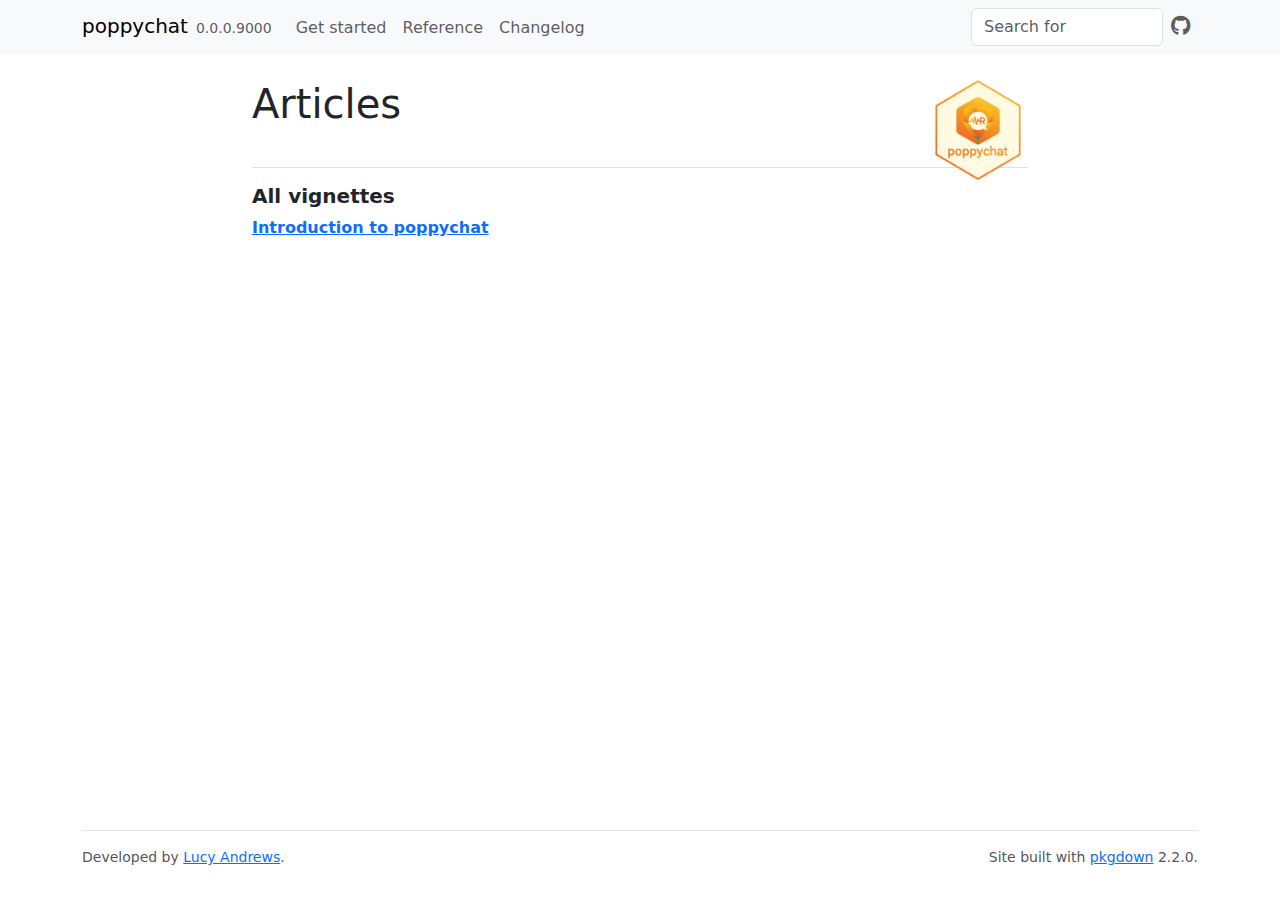
<file: articles/index.html>
<!DOCTYPE html>
<!-- Generated by pkgdown: do not edit by hand --><html lang="en"><head><meta http-equiv="Content-Type" content="text/html; charset=UTF-8"><meta charset="utf-8"><meta http-equiv="X-UA-Compatible" content="IE=edge"><meta name="viewport" content="width=device-width, initial-scale=1, shrink-to-fit=no"><title>Articles • poppychat</title><!-- favicons --><link rel="icon" type="image/png" sizes="96x96" href="../favicon-96x96.png"><link rel="icon" type="”image/svg+xml”" href="../favicon.svg"><link rel="apple-touch-icon" sizes="180x180" href="../apple-touch-icon.png"><link rel="icon" sizes="any" href="../favicon.ico"><link rel="manifest" href="../site.webmanifest"><script src="../deps/jquery-3.6.0/jquery-3.6.0.min.js"></script><meta name="viewport" content="width=device-width, initial-scale=1, shrink-to-fit=no"><link href="../deps/bootstrap-5.3.1/bootstrap.min.css" rel="stylesheet"><script src="../deps/bootstrap-5.3.1/bootstrap.bundle.min.js"></script><link href="../deps/font-awesome-6.5.2/css/all.min.css" rel="stylesheet"><link href="../deps/font-awesome-6.5.2/css/v4-shims.min.css" rel="stylesheet"><script src="../deps/headroom-0.11.0/headroom.min.js"></script><script src="../deps/headroom-0.11.0/jQuery.headroom.min.js"></script><script src="../deps/bootstrap-toc-1.0.1/bootstrap-toc.min.js"></script><script src="../deps/clipboard.js-2.0.11/clipboard.min.js"></script><script src="../deps/search-1.0.0/autocomplete.jquery.min.js"></script><script src="../deps/search-1.0.0/fuse.min.js"></script><script src="../deps/search-1.0.0/mark.min.js"></script><!-- pkgdown --><script src="../pkgdown.js"></script><meta property="og:title" content="Articles"><meta property="og:image" content="https://lucy-dwr.github.io/poppychat/logo.png"></head><body>
    <a href="#main" class="visually-hidden-focusable">Skip to contents</a>


    <nav class="navbar navbar-expand-lg fixed-top bg-light" data-bs-theme="light" aria-label="Site navigation"><div class="container">

    <a class="navbar-brand me-2" href="../index.html">poppychat</a>

    <small class="nav-text text-muted me-auto" data-bs-toggle="tooltip" data-bs-placement="bottom" title="">0.0.0.9000</small>


    <button class="navbar-toggler" type="button" data-bs-toggle="collapse" data-bs-target="#navbar" aria-controls="navbar" aria-expanded="false" aria-label="Toggle navigation">
      <span class="navbar-toggler-icon"></span>
    </button>

    <div id="navbar" class="collapse navbar-collapse ms-3">
      <ul class="navbar-nav me-auto"><li class="nav-item"><a class="nav-link" href="../articles/poppychat.html">Get started</a></li>
<li class="nav-item"><a class="nav-link" href="../reference/index.html">Reference</a></li>
<li class="nav-item"><a class="nav-link" href="../news/index.html">Changelog</a></li>
      </ul><ul class="navbar-nav"><li class="nav-item"><form class="form-inline" role="search">
 <input class="form-control" type="search" name="search-input" id="search-input" autocomplete="off" aria-label="Search site" placeholder="Search for" data-search-index="../search.json"></form></li>
<li class="nav-item"><a class="external-link nav-link" href="https://github.com/lucy-dwr/poppychat/" aria-label="GitHub"><span class="fa fab fa-github fa-lg"></span></a></li>
      </ul></div>


  </div>
</nav><div class="container template-article-index">
<div class="row">
  <main id="main" class="col-md-9"><div class="page-header">
      <img src="../logo.png" class="logo" alt=""><h1>Articles</h1>
    </div>

    <div class="section ">
      <h3>All vignettes</h3>
      <div class="section-desc"></div>

      <dl><dt><a href="poppychat.html">Introduction to poppychat</a></dt>
        <dd>
      </dd></dl></div>
  </main></div>


    <footer><div class="pkgdown-footer-left">
  <p>Developed by <a href="https://www.lucyrandrews.com/about" class="external-link">Lucy Andrews</a>.</p>
</div>

<div class="pkgdown-footer-right">
  <p>Site built with <a href="https://pkgdown.r-lib.org/" class="external-link">pkgdown</a> 2.2.0.</p>
</div>

    </footer></div>





  </body></html>
</file>
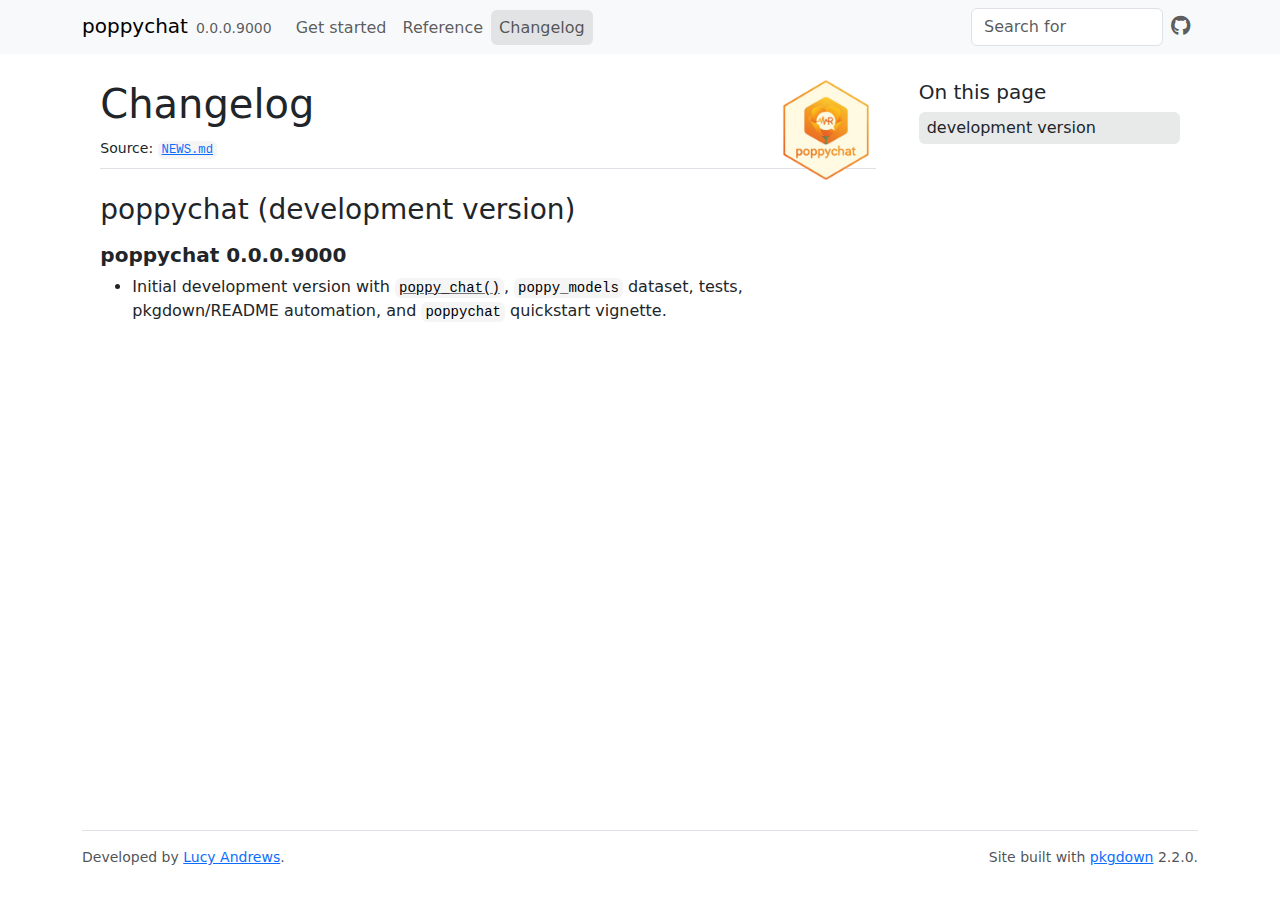
<file: news/index.html>
<!DOCTYPE html>
<!-- Generated by pkgdown: do not edit by hand --><html lang="en"><head><meta http-equiv="Content-Type" content="text/html; charset=UTF-8"><meta charset="utf-8"><meta http-equiv="X-UA-Compatible" content="IE=edge"><meta name="viewport" content="width=device-width, initial-scale=1, shrink-to-fit=no"><title>Changelog • poppychat</title><!-- favicons --><link rel="icon" type="image/png" sizes="96x96" href="../favicon-96x96.png"><link rel="icon" type="”image/svg+xml”" href="../favicon.svg"><link rel="apple-touch-icon" sizes="180x180" href="../apple-touch-icon.png"><link rel="icon" sizes="any" href="../favicon.ico"><link rel="manifest" href="../site.webmanifest"><script src="../deps/jquery-3.6.0/jquery-3.6.0.min.js"></script><meta name="viewport" content="width=device-width, initial-scale=1, shrink-to-fit=no"><link href="../deps/bootstrap-5.3.1/bootstrap.min.css" rel="stylesheet"><script src="../deps/bootstrap-5.3.1/bootstrap.bundle.min.js"></script><link href="../deps/font-awesome-6.5.2/css/all.min.css" rel="stylesheet"><link href="../deps/font-awesome-6.5.2/css/v4-shims.min.css" rel="stylesheet"><script src="../deps/headroom-0.11.0/headroom.min.js"></script><script src="../deps/headroom-0.11.0/jQuery.headroom.min.js"></script><script src="../deps/bootstrap-toc-1.0.1/bootstrap-toc.min.js"></script><script src="../deps/clipboard.js-2.0.11/clipboard.min.js"></script><script src="../deps/search-1.0.0/autocomplete.jquery.min.js"></script><script src="../deps/search-1.0.0/fuse.min.js"></script><script src="../deps/search-1.0.0/mark.min.js"></script><!-- pkgdown --><script src="../pkgdown.js"></script><meta property="og:title" content="Changelog"><meta property="og:image" content="https://lucy-dwr.github.io/poppychat/logo.png"></head><body>
    <a href="#main" class="visually-hidden-focusable">Skip to contents</a>


    <nav class="navbar navbar-expand-lg fixed-top bg-light" data-bs-theme="light" aria-label="Site navigation"><div class="container">

    <a class="navbar-brand me-2" href="../index.html">poppychat</a>

    <small class="nav-text text-muted me-auto" data-bs-toggle="tooltip" data-bs-placement="bottom" title="">0.0.0.9000</small>


    <button class="navbar-toggler" type="button" data-bs-toggle="collapse" data-bs-target="#navbar" aria-controls="navbar" aria-expanded="false" aria-label="Toggle navigation">
      <span class="navbar-toggler-icon"></span>
    </button>

    <div id="navbar" class="collapse navbar-collapse ms-3">
      <ul class="navbar-nav me-auto"><li class="nav-item"><a class="nav-link" href="../articles/poppychat.html">Get started</a></li>
<li class="nav-item"><a class="nav-link" href="../reference/index.html">Reference</a></li>
<li class="active nav-item"><a class="nav-link" href="../news/index.html">Changelog</a></li>
      </ul><ul class="navbar-nav"><li class="nav-item"><form class="form-inline" role="search">
 <input class="form-control" type="search" name="search-input" id="search-input" autocomplete="off" aria-label="Search site" placeholder="Search for" data-search-index="../search.json"></form></li>
<li class="nav-item"><a class="external-link nav-link" href="https://github.com/lucy-dwr/poppychat/" aria-label="GitHub"><span class="fa fab fa-github fa-lg"></span></a></li>
      </ul></div>


  </div>
</nav><div class="container template-news">
<div class="row">
  <main id="main" class="col-md-9"><div class="page-header">
      <img src="../logo.png" class="logo" alt=""><h1>Changelog</h1>
      <small>Source: <a href="https://github.com/lucy-dwr/poppychat/blob/main/NEWS.md" class="external-link"><code>NEWS.md</code></a></small>
    </div>

    <div class="section level2">
<h2 class="pkg-version" data-toc-text="development version" id="poppychat-development-version">poppychat (development version)<a class="anchor" aria-label="anchor" href="#poppychat-development-version"></a></h2>
<div class="section level3">
<h3 id="poppychat-development-version-1">poppychat 0.0.0.9000<a class="anchor" aria-label="anchor" href="#poppychat-development-version-1"></a></h3>
<ul><li>Initial development version with <code><a href="../reference/poppy_chat.html">poppy_chat()</a></code>, <code>poppy_models</code> dataset, tests, pkgdown/README automation, and <code>poppychat</code> quickstart vignette.</li>
</ul></div>
</div>
  </main><aside class="col-md-3"><nav id="toc" aria-label="Table of contents"><h2>On this page</h2>
    </nav></aside></div>


    <footer><div class="pkgdown-footer-left">
  <p>Developed by <a href="https://www.lucyrandrews.com/about" class="external-link">Lucy Andrews</a>.</p>
</div>

<div class="pkgdown-footer-right">
  <p>Site built with <a href="https://pkgdown.r-lib.org/" class="external-link">pkgdown</a> 2.2.0.</p>
</div>

    </footer></div>





  </body></html>
</file>
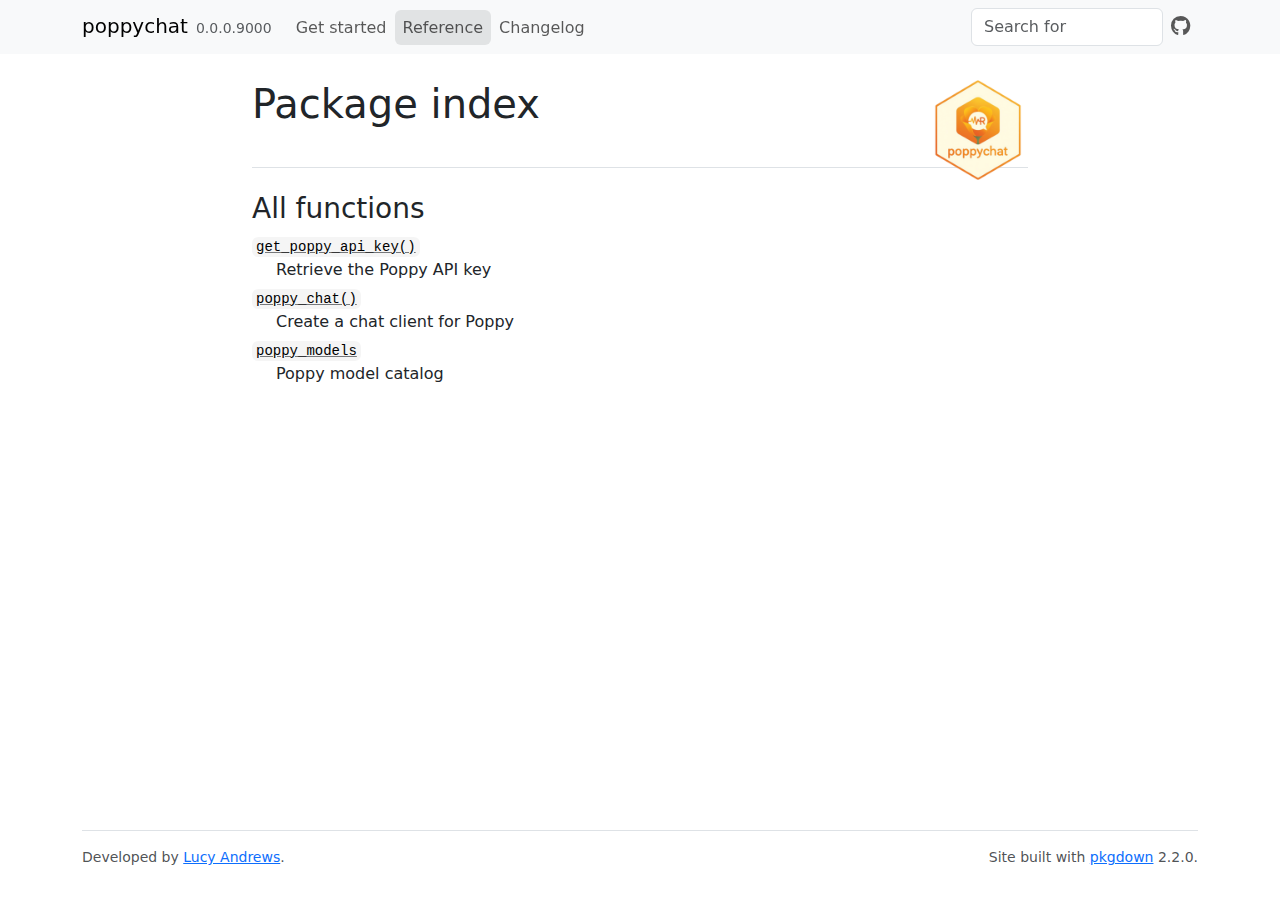
<file: reference/index.html>
<!DOCTYPE html>
<!-- Generated by pkgdown: do not edit by hand --><html lang="en"><head><meta http-equiv="Content-Type" content="text/html; charset=UTF-8"><meta charset="utf-8"><meta http-equiv="X-UA-Compatible" content="IE=edge"><meta name="viewport" content="width=device-width, initial-scale=1, shrink-to-fit=no"><title>Package index • poppychat</title><!-- favicons --><link rel="icon" type="image/png" sizes="96x96" href="../favicon-96x96.png"><link rel="icon" type="”image/svg+xml”" href="../favicon.svg"><link rel="apple-touch-icon" sizes="180x180" href="../apple-touch-icon.png"><link rel="icon" sizes="any" href="../favicon.ico"><link rel="manifest" href="../site.webmanifest"><script src="../deps/jquery-3.6.0/jquery-3.6.0.min.js"></script><meta name="viewport" content="width=device-width, initial-scale=1, shrink-to-fit=no"><link href="../deps/bootstrap-5.3.1/bootstrap.min.css" rel="stylesheet"><script src="../deps/bootstrap-5.3.1/bootstrap.bundle.min.js"></script><link href="../deps/font-awesome-6.5.2/css/all.min.css" rel="stylesheet"><link href="../deps/font-awesome-6.5.2/css/v4-shims.min.css" rel="stylesheet"><script src="../deps/headroom-0.11.0/headroom.min.js"></script><script src="../deps/headroom-0.11.0/jQuery.headroom.min.js"></script><script src="../deps/bootstrap-toc-1.0.1/bootstrap-toc.min.js"></script><script src="../deps/clipboard.js-2.0.11/clipboard.min.js"></script><script src="../deps/search-1.0.0/autocomplete.jquery.min.js"></script><script src="../deps/search-1.0.0/fuse.min.js"></script><script src="../deps/search-1.0.0/mark.min.js"></script><!-- pkgdown --><script src="../pkgdown.js"></script><meta property="og:title" content="Package index"><meta property="og:image" content="https://lucy-dwr.github.io/poppychat/logo.png"></head><body>
    <a href="#main" class="visually-hidden-focusable">Skip to contents</a>


    <nav class="navbar navbar-expand-lg fixed-top bg-light" data-bs-theme="light" aria-label="Site navigation"><div class="container">

    <a class="navbar-brand me-2" href="../index.html">poppychat</a>

    <small class="nav-text text-muted me-auto" data-bs-toggle="tooltip" data-bs-placement="bottom" title="">0.0.0.9000</small>


    <button class="navbar-toggler" type="button" data-bs-toggle="collapse" data-bs-target="#navbar" aria-controls="navbar" aria-expanded="false" aria-label="Toggle navigation">
      <span class="navbar-toggler-icon"></span>
    </button>

    <div id="navbar" class="collapse navbar-collapse ms-3">
      <ul class="navbar-nav me-auto"><li class="nav-item"><a class="nav-link" href="../articles/poppychat.html">Get started</a></li>
<li class="active nav-item"><a class="nav-link" href="../reference/index.html">Reference</a></li>
<li class="nav-item"><a class="nav-link" href="../news/index.html">Changelog</a></li>
      </ul><ul class="navbar-nav"><li class="nav-item"><form class="form-inline" role="search">
 <input class="form-control" type="search" name="search-input" id="search-input" autocomplete="off" aria-label="Search site" placeholder="Search for" data-search-index="../search.json"></form></li>
<li class="nav-item"><a class="external-link nav-link" href="https://github.com/lucy-dwr/poppychat/" aria-label="GitHub"><span class="fa fab fa-github fa-lg"></span></a></li>
      </ul></div>


  </div>
</nav><div class="container template-reference-index">
<div class="row">
  <main id="main" class="col-md-9"><div class="page-header">
      <img src="../logo.png" class="logo" alt=""><h1>Package index</h1>
    </div>

    <div class="section level2">
      <h2 id="all-functions">All functions<a class="anchor" aria-label="anchor" href="#all-functions"></a></h2>



      <dl></dl></div><div class="section level2">




      <dl><dt>

          <code><a href="get_poppy_api_key.html">get_poppy_api_key()</a></code>

        </dt>
        <dd>Retrieve the Poppy API key</dd>

        <dt>

          <code><a href="poppy_chat.html">poppy_chat()</a></code>

        </dt>
        <dd>Create a chat client for Poppy</dd>

        <dt>

          <code><a href="poppy_models.html">poppy_models</a></code>

        </dt>
        <dd>Poppy model catalog</dd>
      </dl></div>
  </main></div>


    <footer><div class="pkgdown-footer-left">
  <p>Developed by <a href="https://www.lucyrandrews.com/about" class="external-link">Lucy Andrews</a>.</p>
</div>

<div class="pkgdown-footer-right">
  <p>Site built with <a href="https://pkgdown.r-lib.org/" class="external-link">pkgdown</a> 2.2.0.</p>
</div>

    </footer></div>





  </body></html>
</file>
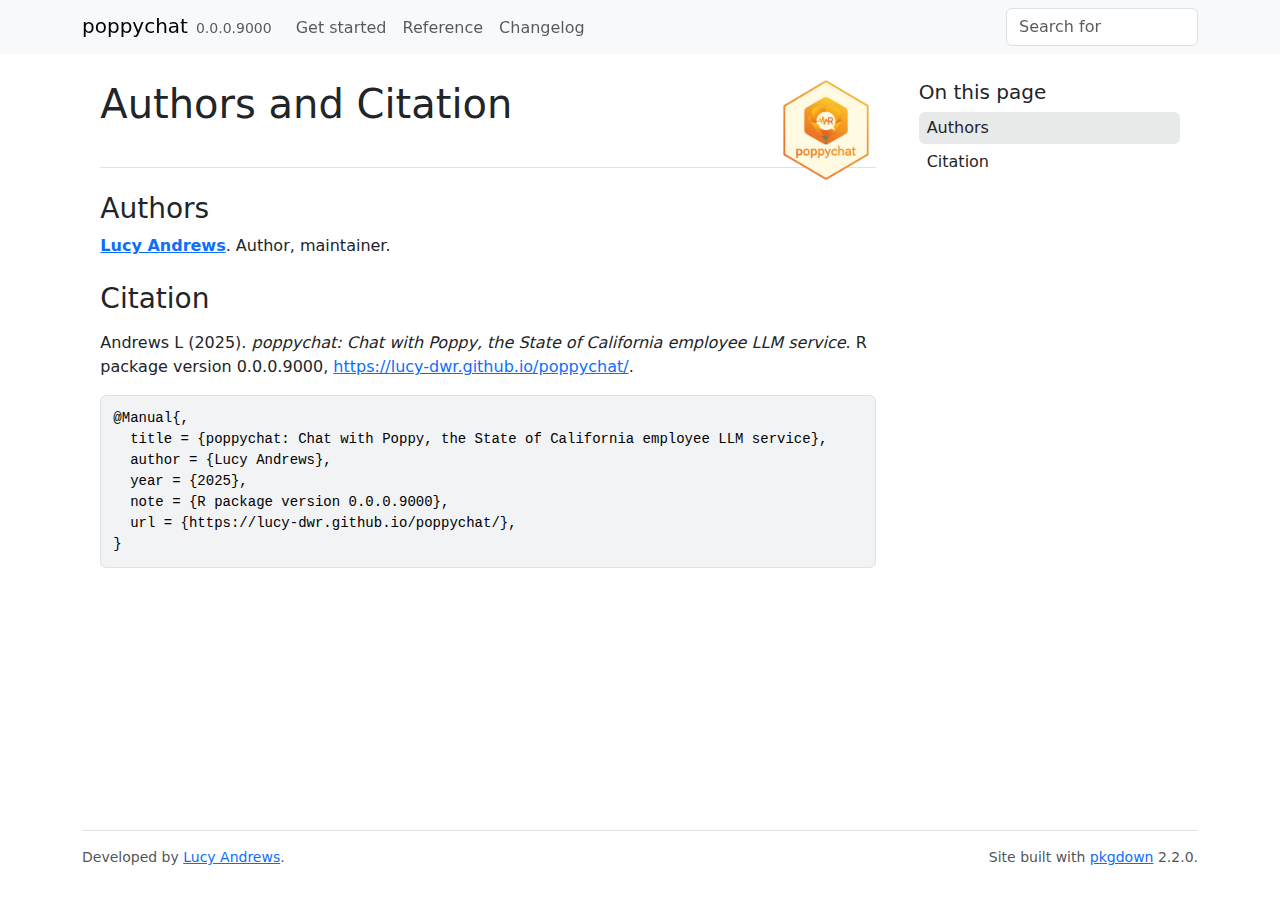
<file: authors.html>
<!DOCTYPE html>
<!-- Generated by pkgdown: do not edit by hand --><html lang="en"><head><meta http-equiv="Content-Type" content="text/html; charset=UTF-8"><meta charset="utf-8"><meta http-equiv="X-UA-Compatible" content="IE=edge"><meta name="viewport" content="width=device-width, initial-scale=1, shrink-to-fit=no"><title>Authors and Citation • poppychat</title><!-- favicons --><link rel="icon" type="image/png" sizes="96x96" href="favicon-96x96.png"><link rel="icon" type="”image/svg+xml”" href="favicon.svg"><link rel="apple-touch-icon" sizes="180x180" href="apple-touch-icon.png"><link rel="icon" sizes="any" href="favicon.ico"><link rel="manifest" href="site.webmanifest"><script src="deps/jquery-3.6.0/jquery-3.6.0.min.js"></script><meta name="viewport" content="width=device-width, initial-scale=1, shrink-to-fit=no"><link href="deps/bootstrap-5.3.1/bootstrap.min.css" rel="stylesheet"><script src="deps/bootstrap-5.3.1/bootstrap.bundle.min.js"></script><link href="deps/font-awesome-6.5.2/css/all.min.css" rel="stylesheet"><link href="deps/font-awesome-6.5.2/css/v4-shims.min.css" rel="stylesheet"><script src="deps/headroom-0.11.0/headroom.min.js"></script><script src="deps/headroom-0.11.0/jQuery.headroom.min.js"></script><script src="deps/bootstrap-toc-1.0.1/bootstrap-toc.min.js"></script><script src="deps/clipboard.js-2.0.11/clipboard.min.js"></script><script src="deps/search-1.0.0/autocomplete.jquery.min.js"></script><script src="deps/search-1.0.0/fuse.min.js"></script><script src="deps/search-1.0.0/mark.min.js"></script><!-- pkgdown --><script src="pkgdown.js"></script><meta property="og:title" content="Authors and Citation"><meta property="og:image" content="https://lucy-dwr.github.io/poppychat/logo.png"></head><body>
    <a href="#main" class="visually-hidden-focusable">Skip to contents</a>


    <nav class="navbar navbar-expand-lg fixed-top bg-light" data-bs-theme="light" aria-label="Site navigation"><div class="container">

    <a class="navbar-brand me-2" href="index.html">poppychat</a>

    <small class="nav-text text-muted me-auto" data-bs-toggle="tooltip" data-bs-placement="bottom" title="">0.0.0.9000</small>


    <button class="navbar-toggler" type="button" data-bs-toggle="collapse" data-bs-target="#navbar" aria-controls="navbar" aria-expanded="false" aria-label="Toggle navigation">
      <span class="navbar-toggler-icon"></span>
    </button>

    <div id="navbar" class="collapse navbar-collapse ms-3">
      <ul class="navbar-nav me-auto"><li class="nav-item"><a class="nav-link" href="articles/poppychat.html">Get started</a></li>
<li class="nav-item"><a class="nav-link" href="reference/index.html">Reference</a></li>
<li class="nav-item"><a class="nav-link" href="news/index.html">Changelog</a></li>
      </ul><ul class="navbar-nav"><li class="nav-item"><form class="form-inline" role="search">
 <input class="form-control" type="search" name="search-input" id="search-input" autocomplete="off" aria-label="Search site" placeholder="Search for" data-search-index="search.json"></form></li>
      </ul></div>


  </div>
</nav><div class="container template-citation-authors">
<div class="row">
  <main id="main" class="col-md-9"><div class="page-header">
      <img src="logo.png" class="logo" alt=""><h1>Authors and Citation</h1>
    </div>

    <div class="section level2">
      <h2>Authors</h2>

      <ul class="list-unstyled"><li>
          <p><strong><a href="https://www.lucyrandrews.com/about" class="external-link">Lucy Andrews</a></strong>. Author, maintainer.
          </p>
        </li>
      </ul></div>

    <div class="section level2">
      <h2 id="citation">Citation</h2>
      <p></p>

      <p>Andrews L (2025).
<em>poppychat: Chat with Poppy, the State of California employee LLM service</em>.
R package version 0.0.0.9000, <a href="https://lucy-dwr.github.io/poppychat/">https://lucy-dwr.github.io/poppychat/</a>.
</p>
      <pre>@Manual{,
  title = {poppychat: Chat with Poppy, the State of California employee LLM service},
  author = {Lucy Andrews},
  year = {2025},
  note = {R package version 0.0.0.9000},
  url = {https://lucy-dwr.github.io/poppychat/},
}</pre>
    </div>

  </main><aside class="col-md-3"><nav id="toc" aria-label="Table of contents"><h2>On this page</h2>
    </nav></aside></div>


    <footer><div class="pkgdown-footer-left">
  <p>Developed by <a href="https://www.lucyrandrews.com/about" class="external-link">Lucy Andrews</a>.</p>
</div>

<div class="pkgdown-footer-right">
  <p>Site built with <a href="https://pkgdown.r-lib.org/" class="external-link">pkgdown</a> 2.2.0.</p>
</div>

    </footer></div>





  </body></html>
</file>
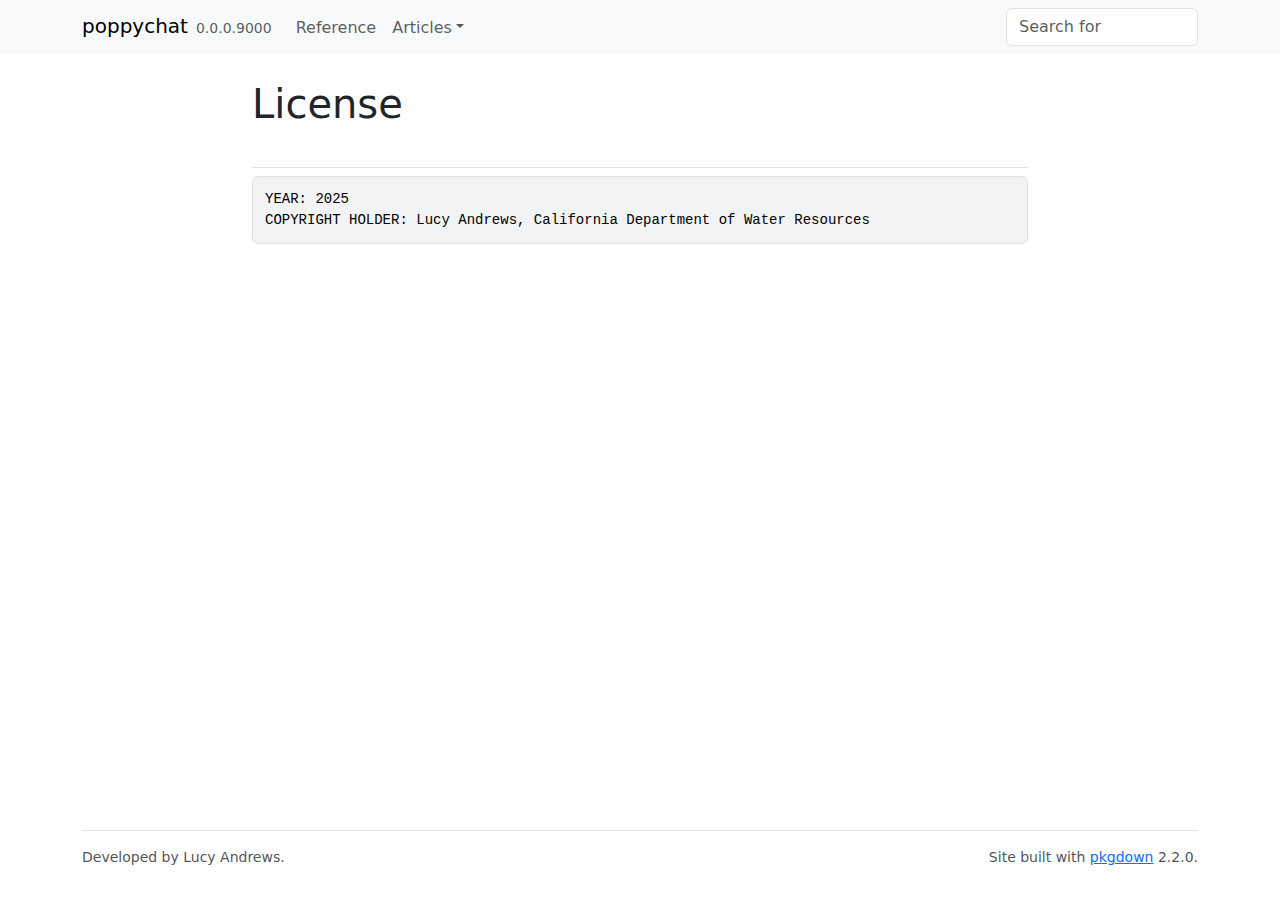
<file: LICENSE-text.html>
<!DOCTYPE html>
<!-- Generated by pkgdown: do not edit by hand --><html lang="en"><head><meta http-equiv="Content-Type" content="text/html; charset=UTF-8"><meta charset="utf-8"><meta http-equiv="X-UA-Compatible" content="IE=edge"><meta name="viewport" content="width=device-width, initial-scale=1, shrink-to-fit=no"><title>License • poppychat</title><script src="deps/jquery-3.6.0/jquery-3.6.0.min.js"></script><meta name="viewport" content="width=device-width, initial-scale=1, shrink-to-fit=no"><link href="deps/bootstrap-5.3.1/bootstrap.min.css" rel="stylesheet"><script src="deps/bootstrap-5.3.1/bootstrap.bundle.min.js"></script><link href="deps/font-awesome-6.5.2/css/all.min.css" rel="stylesheet"><link href="deps/font-awesome-6.5.2/css/v4-shims.min.css" rel="stylesheet"><script src="deps/headroom-0.11.0/headroom.min.js"></script><script src="deps/headroom-0.11.0/jQuery.headroom.min.js"></script><script src="deps/bootstrap-toc-1.0.1/bootstrap-toc.min.js"></script><script src="deps/clipboard.js-2.0.11/clipboard.min.js"></script><script src="deps/search-1.0.0/autocomplete.jquery.min.js"></script><script src="deps/search-1.0.0/fuse.min.js"></script><script src="deps/search-1.0.0/mark.min.js"></script><!-- pkgdown --><script src="pkgdown.js"></script><meta property="og:title" content="License"></head><body>
    <a href="#main" class="visually-hidden-focusable">Skip to contents</a>


    <nav class="navbar navbar-expand-lg fixed-top bg-light" data-bs-theme="light" aria-label="Site navigation"><div class="container">

    <a class="navbar-brand me-2" href="index.html">poppychat</a>

    <small class="nav-text text-muted me-auto" data-bs-toggle="tooltip" data-bs-placement="bottom" title="">0.0.0.9000</small>


    <button class="navbar-toggler" type="button" data-bs-toggle="collapse" data-bs-target="#navbar" aria-controls="navbar" aria-expanded="false" aria-label="Toggle navigation">
      <span class="navbar-toggler-icon"></span>
    </button>

    <div id="navbar" class="collapse navbar-collapse ms-3">
      <ul class="navbar-nav me-auto"><li class="nav-item"><a class="nav-link" href="reference/index.html">Reference</a></li>
<li class="nav-item dropdown">
  <button class="nav-link dropdown-toggle" type="button" id="dropdown-articles" data-bs-toggle="dropdown" aria-expanded="false" aria-haspopup="true">Articles</button>
  <ul class="dropdown-menu" aria-labelledby="dropdown-articles"><li><a class="dropdown-item" href="articles/quickstart.html">Quickstart</a></li>
  </ul></li>
      </ul><ul class="navbar-nav"><li class="nav-item"><form class="form-inline" role="search">
 <input class="form-control" type="search" name="search-input" id="search-input" autocomplete="off" aria-label="Search site" placeholder="Search for" data-search-index="search.json"></form></li>
      </ul></div>


  </div>
</nav><div class="container template-title-body">
<div class="row">
  <main id="main" class="col-md-9"><div class="page-header">

      <h1>License</h1>

    </div>

<pre>YEAR: 2025
COPYRIGHT HOLDER: Lucy Andrews, California Department of Water Resources
</pre>

  </main></div>


    <footer><div class="pkgdown-footer-left">
  <p>Developed by Lucy Andrews.</p>
</div>

<div class="pkgdown-footer-right">
  <p>Site built with <a href="https://pkgdown.r-lib.org/" class="external-link">pkgdown</a> 2.2.0.</p>
</div>

    </footer></div>





  </body></html>
</file>
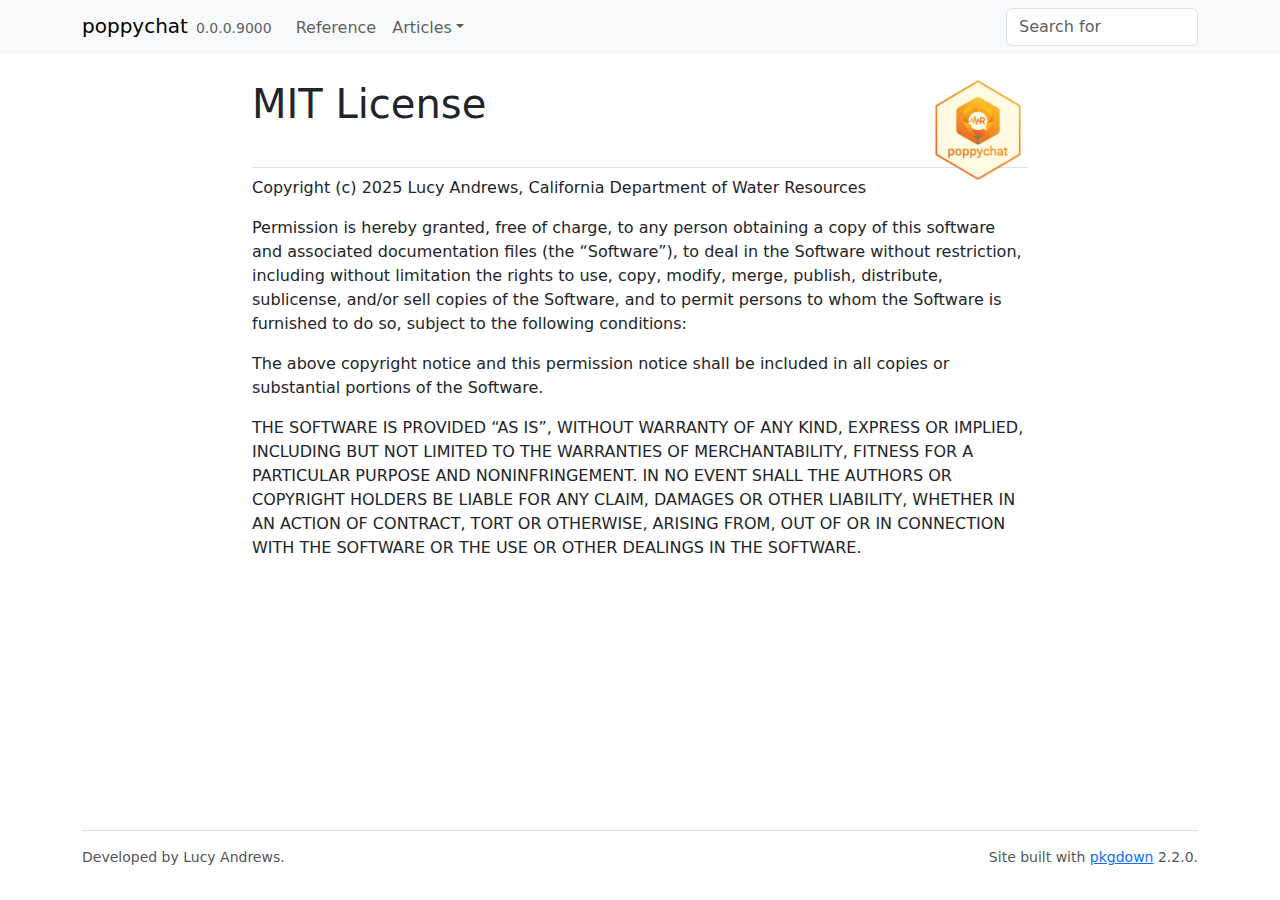
<file: LICENSE.html>
<!DOCTYPE html>
<!-- Generated by pkgdown: do not edit by hand --><html lang="en"><head><meta http-equiv="Content-Type" content="text/html; charset=UTF-8"><meta charset="utf-8"><meta http-equiv="X-UA-Compatible" content="IE=edge"><meta name="viewport" content="width=device-width, initial-scale=1, shrink-to-fit=no"><title>MIT License • poppychat</title><!-- favicons --><link rel="icon" type="image/png" sizes="96x96" href="favicon-96x96.png"><link rel="icon" type="”image/svg+xml”" href="favicon.svg"><link rel="apple-touch-icon" sizes="180x180" href="apple-touch-icon.png"><link rel="icon" sizes="any" href="favicon.ico"><link rel="manifest" href="site.webmanifest"><script src="deps/jquery-3.6.0/jquery-3.6.0.min.js"></script><meta name="viewport" content="width=device-width, initial-scale=1, shrink-to-fit=no"><link href="deps/bootstrap-5.3.1/bootstrap.min.css" rel="stylesheet"><script src="deps/bootstrap-5.3.1/bootstrap.bundle.min.js"></script><link href="deps/font-awesome-6.5.2/css/all.min.css" rel="stylesheet"><link href="deps/font-awesome-6.5.2/css/v4-shims.min.css" rel="stylesheet"><script src="deps/headroom-0.11.0/headroom.min.js"></script><script src="deps/headroom-0.11.0/jQuery.headroom.min.js"></script><script src="deps/bootstrap-toc-1.0.1/bootstrap-toc.min.js"></script><script src="deps/clipboard.js-2.0.11/clipboard.min.js"></script><script src="deps/search-1.0.0/autocomplete.jquery.min.js"></script><script src="deps/search-1.0.0/fuse.min.js"></script><script src="deps/search-1.0.0/mark.min.js"></script><!-- pkgdown --><script src="pkgdown.js"></script><meta property="og:title" content="MIT License"><meta property="og:image" content="https://lucy-dwr.github.io/poppychat/logo.png"></head><body>
    <a href="#main" class="visually-hidden-focusable">Skip to contents</a>


    <nav class="navbar navbar-expand-lg fixed-top bg-light" data-bs-theme="light" aria-label="Site navigation"><div class="container">

    <a class="navbar-brand me-2" href="index.html">poppychat</a>

    <small class="nav-text text-muted me-auto" data-bs-toggle="tooltip" data-bs-placement="bottom" title="">0.0.0.9000</small>


    <button class="navbar-toggler" type="button" data-bs-toggle="collapse" data-bs-target="#navbar" aria-controls="navbar" aria-expanded="false" aria-label="Toggle navigation">
      <span class="navbar-toggler-icon"></span>
    </button>

    <div id="navbar" class="collapse navbar-collapse ms-3">
      <ul class="navbar-nav me-auto"><li class="nav-item"><a class="nav-link" href="reference/index.html">Reference</a></li>
<li class="nav-item dropdown">
  <button class="nav-link dropdown-toggle" type="button" id="dropdown-articles" data-bs-toggle="dropdown" aria-expanded="false" aria-haspopup="true">Articles</button>
  <ul class="dropdown-menu" aria-labelledby="dropdown-articles"><li><a class="dropdown-item" href="articles/quickstart.html">Quickstart</a></li>
  </ul></li>
      </ul><ul class="navbar-nav"><li class="nav-item"><form class="form-inline" role="search">
 <input class="form-control" type="search" name="search-input" id="search-input" autocomplete="off" aria-label="Search site" placeholder="Search for" data-search-index="search.json"></form></li>
      </ul></div>


  </div>
</nav><div class="container template-title-body">
<div class="row">
  <main id="main" class="col-md-9"><div class="page-header">
      <img src="logo.png" class="logo" alt=""><h1>MIT License</h1>

    </div>

<div id="mit-license" class="section level1">

<p>Copyright (c) 2025 Lucy Andrews, California Department of Water Resources</p>
<p>Permission is hereby granted, free of charge, to any person obtaining a copy of this software and associated documentation files (the “Software”), to deal in the Software without restriction, including without limitation the rights to use, copy, modify, merge, publish, distribute, sublicense, and/or sell copies of the Software, and to permit persons to whom the Software is furnished to do so, subject to the following conditions:</p>
<p>The above copyright notice and this permission notice shall be included in all copies or substantial portions of the Software.</p>
<p>THE SOFTWARE IS PROVIDED “AS IS”, WITHOUT WARRANTY OF ANY KIND, EXPRESS OR IMPLIED, INCLUDING BUT NOT LIMITED TO THE WARRANTIES OF MERCHANTABILITY, FITNESS FOR A PARTICULAR PURPOSE AND NONINFRINGEMENT. IN NO EVENT SHALL THE AUTHORS OR COPYRIGHT HOLDERS BE LIABLE FOR ANY CLAIM, DAMAGES OR OTHER LIABILITY, WHETHER IN AN ACTION OF CONTRACT, TORT OR OTHERWISE, ARISING FROM, OUT OF OR IN CONNECTION WITH THE SOFTWARE OR THE USE OR OTHER DEALINGS IN THE SOFTWARE.</p>
</div>

  </main></div>


    <footer><div class="pkgdown-footer-left">
  <p>Developed by Lucy Andrews.</p>
</div>

<div class="pkgdown-footer-right">
  <p>Site built with <a href="https://pkgdown.r-lib.org/" class="external-link">pkgdown</a> 2.2.0.</p>
</div>

    </footer></div>





  </body></html>
</file>
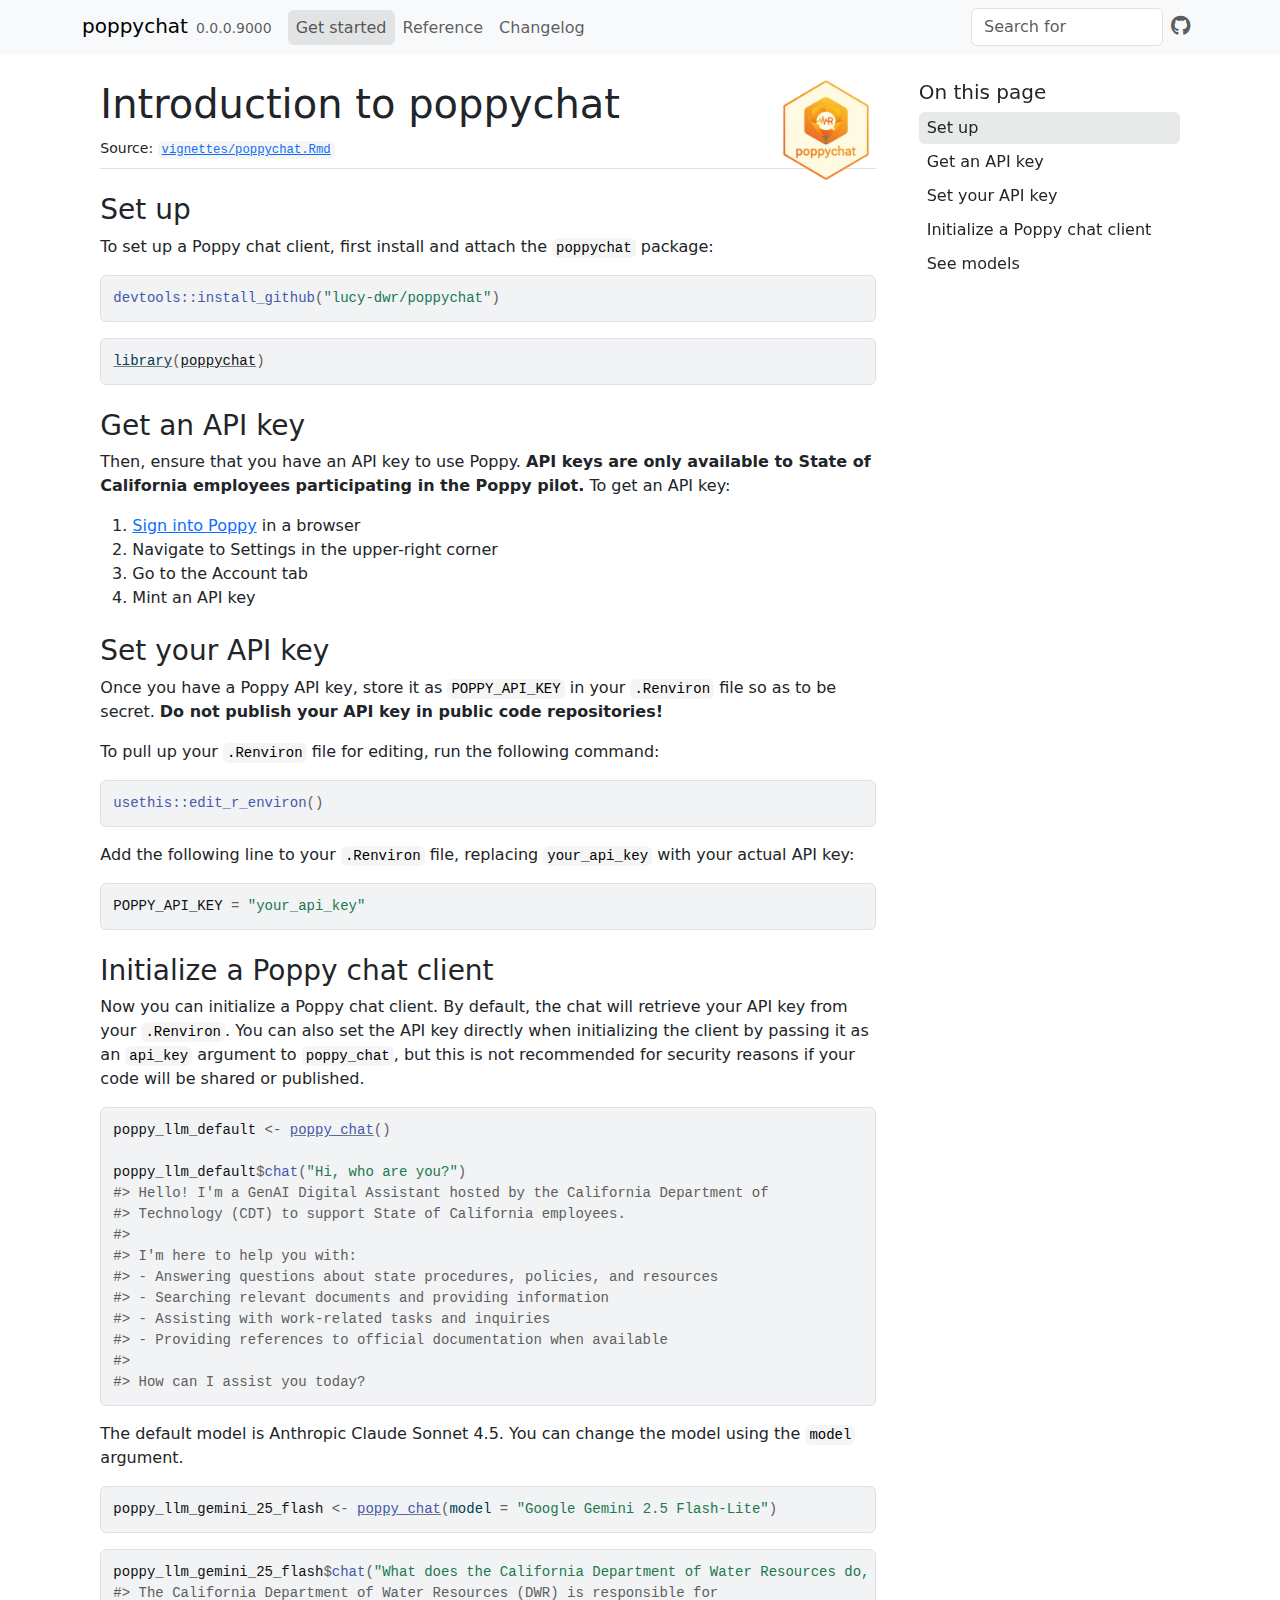
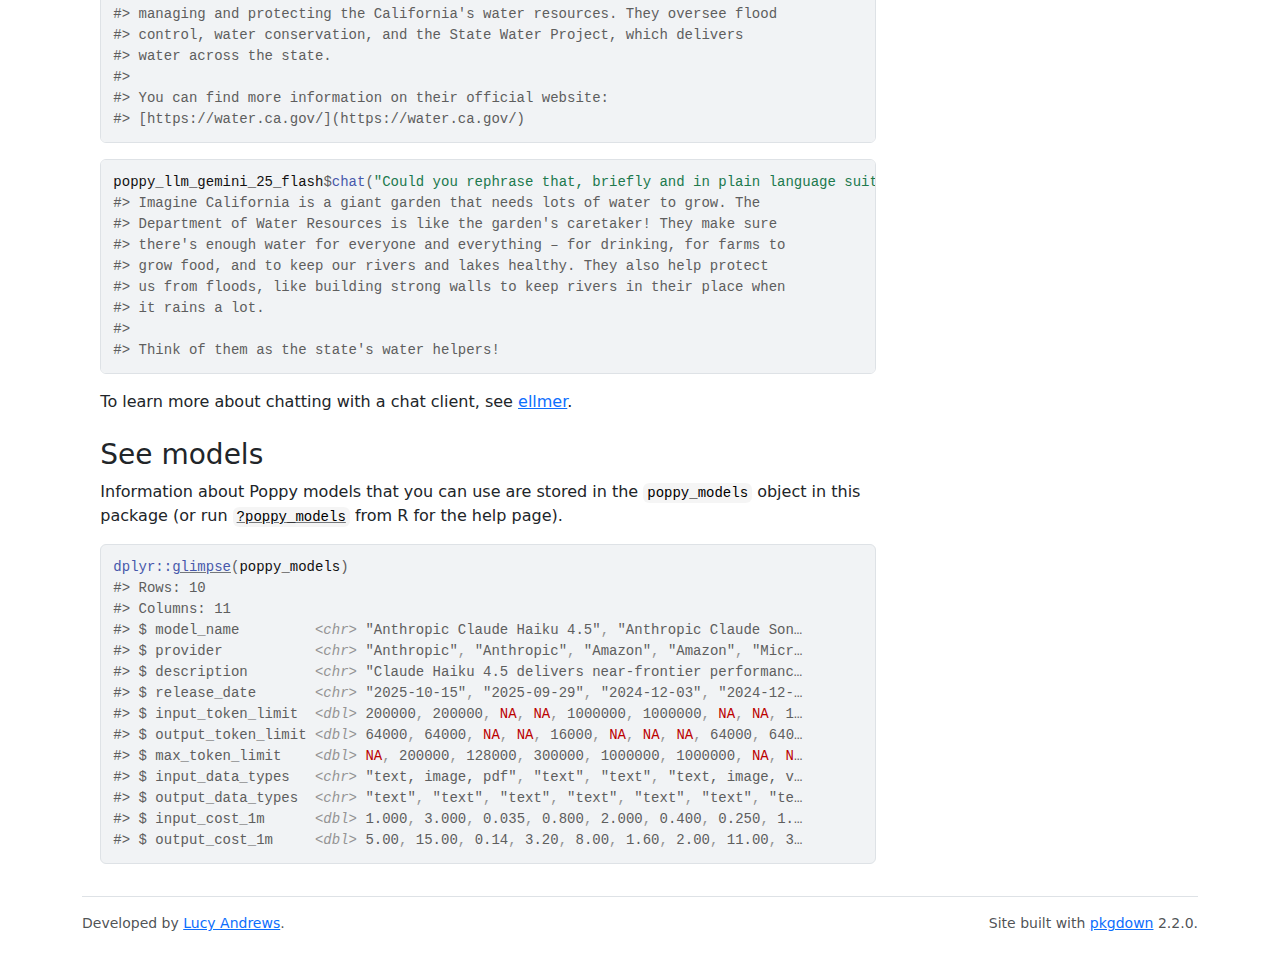
<file: articles/poppychat.html>
<!DOCTYPE html>
<!-- Generated by pkgdown: do not edit by hand --><html lang="en">
<head>
<meta http-equiv="Content-Type" content="text/html; charset=UTF-8">
<meta charset="utf-8">
<meta http-equiv="X-UA-Compatible" content="IE=edge">
<meta name="viewport" content="width=device-width, initial-scale=1, shrink-to-fit=no">
<title>Introduction to poppychat • poppychat</title>
<!-- favicons --><link rel="icon" type="image/png" sizes="96x96" href="../favicon-96x96.png">
<link rel="icon" type="”image/svg+xml”" href="../favicon.svg">
<link rel="apple-touch-icon" sizes="180x180" href="../apple-touch-icon.png">
<link rel="icon" sizes="any" href="../favicon.ico">
<link rel="manifest" href="../site.webmanifest">
<script src="../deps/jquery-3.6.0/jquery-3.6.0.min.js"></script><meta name="viewport" content="width=device-width, initial-scale=1, shrink-to-fit=no">
<link href="../deps/bootstrap-5.3.1/bootstrap.min.css" rel="stylesheet">
<script src="../deps/bootstrap-5.3.1/bootstrap.bundle.min.js"></script><link href="../deps/font-awesome-6.5.2/css/all.min.css" rel="stylesheet">
<link href="../deps/font-awesome-6.5.2/css/v4-shims.min.css" rel="stylesheet">
<script src="../deps/headroom-0.11.0/headroom.min.js"></script><script src="../deps/headroom-0.11.0/jQuery.headroom.min.js"></script><script src="../deps/bootstrap-toc-1.0.1/bootstrap-toc.min.js"></script><script src="../deps/clipboard.js-2.0.11/clipboard.min.js"></script><script src="../deps/search-1.0.0/autocomplete.jquery.min.js"></script><script src="../deps/search-1.0.0/fuse.min.js"></script><script src="../deps/search-1.0.0/mark.min.js"></script><!-- pkgdown --><script src="../pkgdown.js"></script><meta property="og:title" content="Introduction to poppychat">
</head>
<body>
    <a href="#main" class="visually-hidden-focusable">Skip to contents</a>


    <nav class="navbar navbar-expand-lg fixed-top bg-light" data-bs-theme="light" aria-label="Site navigation"><div class="container">

    <a class="navbar-brand me-2" href="../index.html">poppychat</a>

    <small class="nav-text text-muted me-auto" data-bs-toggle="tooltip" data-bs-placement="bottom" title="">0.0.0.9000</small>


    <button class="navbar-toggler" type="button" data-bs-toggle="collapse" data-bs-target="#navbar" aria-controls="navbar" aria-expanded="false" aria-label="Toggle navigation">
      <span class="navbar-toggler-icon"></span>
    </button>

    <div id="navbar" class="collapse navbar-collapse ms-3">
      <ul class="navbar-nav me-auto">
<li class="active nav-item"><a class="nav-link" href="../articles/poppychat.html">Get started</a></li>
<li class="nav-item"><a class="nav-link" href="../reference/index.html">Reference</a></li>
<li class="nav-item"><a class="nav-link" href="../news/index.html">Changelog</a></li>
      </ul>
<ul class="navbar-nav">
<li class="nav-item"><form class="form-inline" role="search">
 <input class="form-control" type="search" name="search-input" id="search-input" autocomplete="off" aria-label="Search site" placeholder="Search for" data-search-index="../search.json">
</form></li>
<li class="nav-item"><a class="external-link nav-link" href="https://github.com/lucy-dwr/poppychat/" aria-label="GitHub"><span class="fa fab fa-github fa-lg"></span></a></li>
      </ul>
</div>


  </div>
</nav><div class="container template-article">




<div class="row">
  <main id="main" class="col-md-9"><div class="page-header">
      <img src="../logo.png" class="logo" alt=""><h1>Introduction to poppychat</h1>
            
      
      <small class="dont-index">Source: <a href="https://github.com/lucy-dwr/poppychat/blob/main/vignettes/poppychat.Rmd" class="external-link"><code>vignettes/poppychat.Rmd</code></a></small>
      <div class="d-none name"><code>poppychat.Rmd</code></div>
    </div>

    
    
<div class="section level2">
<h2 id="set-up">Set up<a class="anchor" aria-label="anchor" href="#set-up"></a>
</h2>
<p>To set up a Poppy chat client, first install and attach the
<code>poppychat</code> package:</p>
<div class="sourceCode" id="cb1"><pre class="downlit sourceCode r">
<code class="sourceCode R"><span><span class="fu">devtools</span><span class="fu">::</span><span class="fu">install_github</span><span class="op">(</span><span class="st">"lucy-dwr/poppychat"</span><span class="op">)</span></span></code></pre></div>
<div class="sourceCode" id="cb2"><pre class="downlit sourceCode r">
<code class="sourceCode R"><span><span class="kw"><a href="https://rdrr.io/r/base/library.html" class="external-link">library</a></span><span class="op">(</span><span class="va"><a href="https://github.com/lucy-dwr/poppychat" class="external-link">poppychat</a></span><span class="op">)</span></span></code></pre></div>
</div>
<div class="section level2">
<h2 id="get-an-api-key">Get an API key<a class="anchor" aria-label="anchor" href="#get-an-api-key"></a>
</h2>
<p>Then, ensure that you have an API key to use Poppy. <strong>API keys
are only available to State of California employees participating in the
Poppy pilot.</strong> To get an API key:</p>
<ol style="list-style-type: decimal">
<li>
<a href="https://customeruat.sda.state.ca.gov/" class="external-link">Sign into Poppy</a>
in a browser</li>
<li>Navigate to Settings in the upper-right corner</li>
<li>Go to the Account tab</li>
<li>Mint an API key</li>
</ol>
</div>
<div class="section level2">
<h2 id="set-your-api-key">Set your API key<a class="anchor" aria-label="anchor" href="#set-your-api-key"></a>
</h2>
<p>Once you have a Poppy API key, store it as <code>POPPY_API_KEY</code>
in your <code>.Renviron</code> file so as to be secret. <strong>Do not
publish your API key in public code repositories!</strong></p>
<p>To pull up your <code>.Renviron</code> file for editing, run the
following command:</p>
<div class="sourceCode" id="cb3"><pre class="downlit sourceCode r">
<code class="sourceCode R"><span><span class="fu">usethis</span><span class="fu">::</span><span class="fu">edit_r_environ</span><span class="op">(</span><span class="op">)</span></span></code></pre></div>
<p>Add the following line to your <code>.Renviron</code> file, replacing
<code>your_api_key</code> with your actual API key:</p>
<div class="sourceCode" id="cb4"><pre class="downlit sourceCode r">
<code class="sourceCode R"><span><span class="va">POPPY_API_KEY</span> <span class="op">=</span> <span class="st">"your_api_key"</span></span></code></pre></div>
</div>
<div class="section level2">
<h2 id="initialize-a-poppy-chat-client">Initialize a Poppy chat client<a class="anchor" aria-label="anchor" href="#initialize-a-poppy-chat-client"></a>
</h2>
<p>Now you can initialize a Poppy chat client. By default, the chat will
retrieve your API key from your <code>.Renviron</code>. You can also set
the API key directly when initializing the client by passing it as an
<code>api_key</code> argument to <code>poppy_chat</code>, but this is
not recommended for security reasons if your code will be shared or
published.</p>
<div class="sourceCode" id="cb5"><pre class="downlit sourceCode r">
<code class="sourceCode R"><span><span class="va">poppy_llm_default</span> <span class="op">&lt;-</span> <span class="fu"><a href="../reference/poppy_chat.html">poppy_chat</a></span><span class="op">(</span><span class="op">)</span></span>
<span></span>
<span><span class="va">poppy_llm_default</span><span class="op">$</span><span class="fu">chat</span><span class="op">(</span><span class="st">"Hi, who are you?"</span><span class="op">)</span></span>
<span><span class="co">#&gt; Hello! I'm a GenAI Digital Assistant hosted by the California Department of</span></span>
<span><span class="co">#&gt; Technology (CDT) to support State of California employees. </span></span>
<span><span class="co">#&gt;</span></span>
<span><span class="co">#&gt; I'm here to help you with:</span></span>
<span><span class="co">#&gt; - Answering questions about state procedures, policies, and resources</span></span>
<span><span class="co">#&gt; - Searching relevant documents and providing information</span></span>
<span><span class="co">#&gt; - Assisting with work-related tasks and inquiries</span></span>
<span><span class="co">#&gt; - Providing references to official documentation when available</span></span>
<span><span class="co">#&gt;</span></span>
<span><span class="co">#&gt; How can I assist you today?</span></span></code></pre></div>
<p>The default model is Anthropic Claude Sonnet 4.5. You can change the
model using the <code>model</code> argument.</p>
<div class="sourceCode" id="cb6"><pre class="downlit sourceCode r">
<code class="sourceCode R"><span><span class="va">poppy_llm_gemini_25_flash</span> <span class="op">&lt;-</span> <span class="fu"><a href="../reference/poppy_chat.html">poppy_chat</a></span><span class="op">(</span>model <span class="op">=</span> <span class="st">"Google Gemini 2.5 Flash-Lite"</span><span class="op">)</span></span></code></pre></div>
<div class="sourceCode" id="cb7"><pre class="downlit sourceCode r">
<code class="sourceCode R"><span><span class="va">poppy_llm_gemini_25_flash</span><span class="op">$</span><span class="fu">chat</span><span class="op">(</span><span class="st">"What does the California Department of Water Resources do, briefly?"</span><span class="op">)</span></span>
<span><span class="co">#&gt; The California Department of Water Resources (DWR) is responsible for </span></span>
<span><span class="co">#&gt; managing and protecting the California's water resources. They oversee flood</span></span>
<span><span class="co">#&gt; control, water conservation, and the State Water Project, which delivers</span></span>
<span><span class="co">#&gt; water across the state.</span></span>
<span><span class="co">#&gt; </span></span>
<span><span class="co">#&gt; You can find more information on their official website: </span></span>
<span><span class="co">#&gt; [https://water.ca.gov/](https://water.ca.gov/)</span></span></code></pre></div>
<div class="sourceCode" id="cb8"><pre class="downlit sourceCode r">
<code class="sourceCode R"><span><span class="va">poppy_llm_gemini_25_flash</span><span class="op">$</span><span class="fu">chat</span><span class="op">(</span><span class="st">"Could you rephrase that, briefly and in plain language suitable for a middle school student?"</span><span class="op">)</span></span>
<span><span class="co">#&gt; Imagine California is a giant garden that needs lots of water to grow. The </span></span>
<span><span class="co">#&gt; Department of Water Resources is like the garden's caretaker! They make sure </span></span>
<span><span class="co">#&gt; there's enough water for everyone and everything – for drinking, for farms to </span></span>
<span><span class="co">#&gt; grow food, and to keep our rivers and lakes healthy. They also help protect</span></span>
<span><span class="co">#&gt; us from floods, like building strong walls to keep rivers in their place when</span></span>
<span><span class="co">#&gt; it rains a lot.</span></span>
<span><span class="co">#&gt; </span></span>
<span><span class="co">#&gt; Think of them as the state's water helpers!</span></span></code></pre></div>
<p>To learn more about chatting with a chat client, see
<a href="https://ellmer.tidyverse.org" class="external-link">ellmer</a>.</p>
</div>
<div class="section level2">
<h2 id="see-models">See models<a class="anchor" aria-label="anchor" href="#see-models"></a>
</h2>
<p>Information about Poppy models that you can use are stored in the
<code>poppy_models</code> object in this package (or run
<code><a href="../reference/poppy_models.html">?poppy_models</a></code> from R for the help page).</p>
<div class="sourceCode" id="cb9"><pre class="downlit sourceCode r">
<code class="sourceCode R"><span><span class="fu">dplyr</span><span class="fu">::</span><span class="fu"><a href="https://pillar.r-lib.org/reference/glimpse.html" class="external-link">glimpse</a></span><span class="op">(</span><span class="va">poppy_models</span><span class="op">)</span></span>
<span><span class="co">#&gt; Rows: 10</span></span>
<span><span class="co">#&gt; Columns: 11</span></span>
<span><span class="co">#&gt; $ model_name         <span style="color: #949494; font-style: italic;">&lt;chr&gt;</span> "Anthropic Claude Haiku 4.5"<span style="color: #949494;">, </span>"Anthropic Claude Son…</span></span>
<span><span class="co">#&gt; $ provider           <span style="color: #949494; font-style: italic;">&lt;chr&gt;</span> "Anthropic"<span style="color: #949494;">, </span>"Anthropic"<span style="color: #949494;">, </span>"Amazon"<span style="color: #949494;">, </span>"Amazon"<span style="color: #949494;">, </span>"Micr…</span></span>
<span><span class="co">#&gt; $ description        <span style="color: #949494; font-style: italic;">&lt;chr&gt;</span> "Claude Haiku 4.5 delivers near-frontier performanc…</span></span>
<span><span class="co">#&gt; $ release_date       <span style="color: #949494; font-style: italic;">&lt;chr&gt;</span> "2025-10-15"<span style="color: #949494;">, </span>"2025-09-29"<span style="color: #949494;">, </span>"2024-12-03"<span style="color: #949494;">, </span>"2024-12-…</span></span>
<span><span class="co">#&gt; $ input_token_limit  <span style="color: #949494; font-style: italic;">&lt;dbl&gt;</span> 200000<span style="color: #949494;">, </span>200000<span style="color: #949494;">, </span><span style="color: #BB0000;">NA</span><span style="color: #949494;">, </span><span style="color: #BB0000;">NA</span><span style="color: #949494;">, </span>1000000<span style="color: #949494;">, </span>1000000<span style="color: #949494;">, </span><span style="color: #BB0000;">NA</span><span style="color: #949494;">, </span><span style="color: #BB0000;">NA</span><span style="color: #949494;">, </span>1…</span></span>
<span><span class="co">#&gt; $ output_token_limit <span style="color: #949494; font-style: italic;">&lt;dbl&gt;</span> 64000<span style="color: #949494;">, </span>64000<span style="color: #949494;">, </span><span style="color: #BB0000;">NA</span><span style="color: #949494;">, </span><span style="color: #BB0000;">NA</span><span style="color: #949494;">, </span>16000<span style="color: #949494;">, </span><span style="color: #BB0000;">NA</span><span style="color: #949494;">, </span><span style="color: #BB0000;">NA</span><span style="color: #949494;">, </span><span style="color: #BB0000;">NA</span><span style="color: #949494;">, </span>64000<span style="color: #949494;">, </span>640…</span></span>
<span><span class="co">#&gt; $ max_token_limit    <span style="color: #949494; font-style: italic;">&lt;dbl&gt;</span> <span style="color: #BB0000;">NA</span><span style="color: #949494;">, </span>200000<span style="color: #949494;">, </span>128000<span style="color: #949494;">, </span>300000<span style="color: #949494;">, </span>1000000<span style="color: #949494;">, </span>1000000<span style="color: #949494;">, </span><span style="color: #BB0000;">NA</span><span style="color: #949494;">, </span><span style="color: #BB0000;">N</span>…</span></span>
<span><span class="co">#&gt; $ input_data_types   <span style="color: #949494; font-style: italic;">&lt;chr&gt;</span> "text, image, pdf"<span style="color: #949494;">, </span>"text"<span style="color: #949494;">, </span>"text"<span style="color: #949494;">, </span>"text, image, v…</span></span>
<span><span class="co">#&gt; $ output_data_types  <span style="color: #949494; font-style: italic;">&lt;chr&gt;</span> "text"<span style="color: #949494;">, </span>"text"<span style="color: #949494;">, </span>"text"<span style="color: #949494;">, </span>"text"<span style="color: #949494;">, </span>"text"<span style="color: #949494;">, </span>"text"<span style="color: #949494;">, </span>"te…</span></span>
<span><span class="co">#&gt; $ input_cost_1m      <span style="color: #949494; font-style: italic;">&lt;dbl&gt;</span> 1.000<span style="color: #949494;">, </span>3.000<span style="color: #949494;">, </span>0.035<span style="color: #949494;">, </span>0.800<span style="color: #949494;">, </span>2.000<span style="color: #949494;">, </span>0.400<span style="color: #949494;">, </span>0.250<span style="color: #949494;">, </span>1.…</span></span>
<span><span class="co">#&gt; $ output_cost_1m     <span style="color: #949494; font-style: italic;">&lt;dbl&gt;</span> 5.00<span style="color: #949494;">, </span>15.00<span style="color: #949494;">, </span>0.14<span style="color: #949494;">, </span>3.20<span style="color: #949494;">, </span>8.00<span style="color: #949494;">, </span>1.60<span style="color: #949494;">, </span>2.00<span style="color: #949494;">, </span>11.00<span style="color: #949494;">, </span>3…</span></span></code></pre></div>
</div>
  </main><aside class="col-md-3"><nav id="toc" aria-label="Table of contents"><h2>On this page</h2>
    </nav></aside>
</div>



    <footer><div class="pkgdown-footer-left">
  <p>Developed by <a href="https://www.lucyrandrews.com/about" class="external-link">Lucy Andrews</a>.</p>
</div>

<div class="pkgdown-footer-right">
  <p>Site built with <a href="https://pkgdown.r-lib.org/" class="external-link">pkgdown</a> 2.2.0.</p>
</div>

    </footer>
</div>





  </body>
</html>
</file>
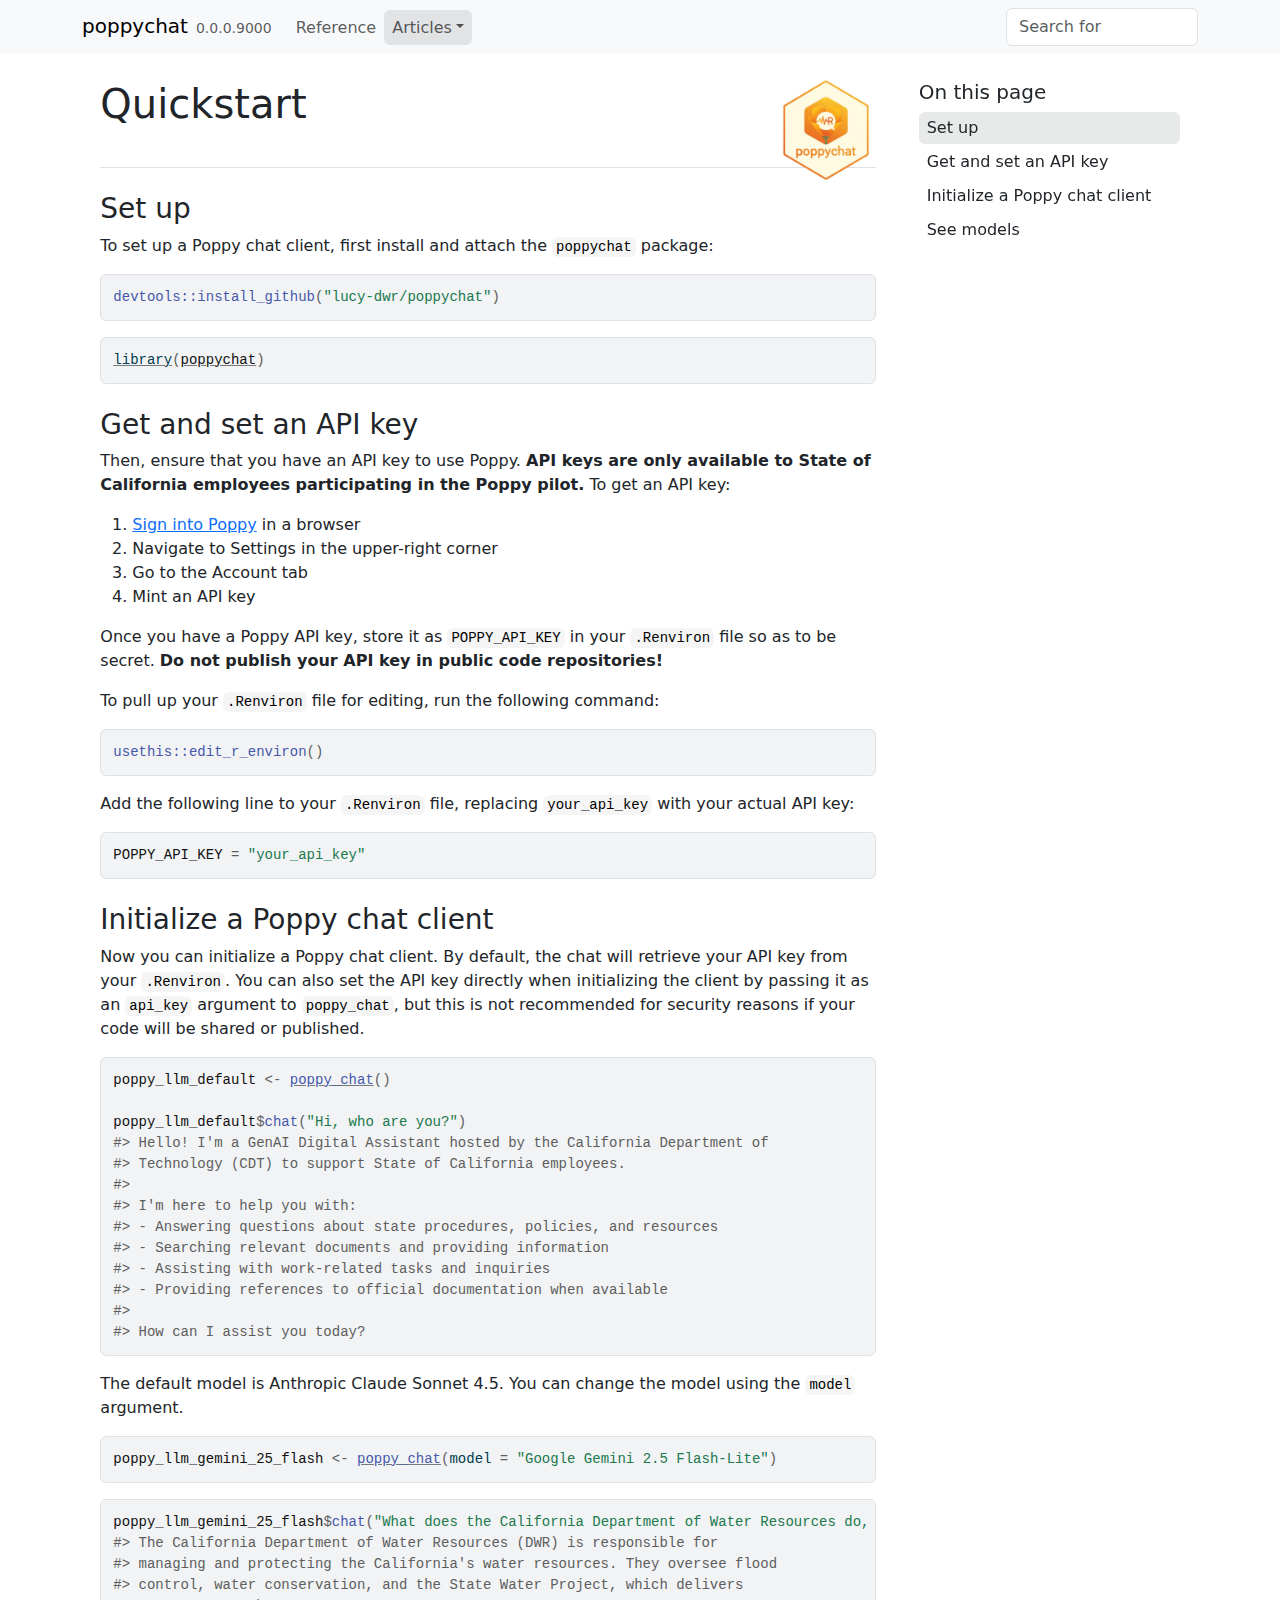
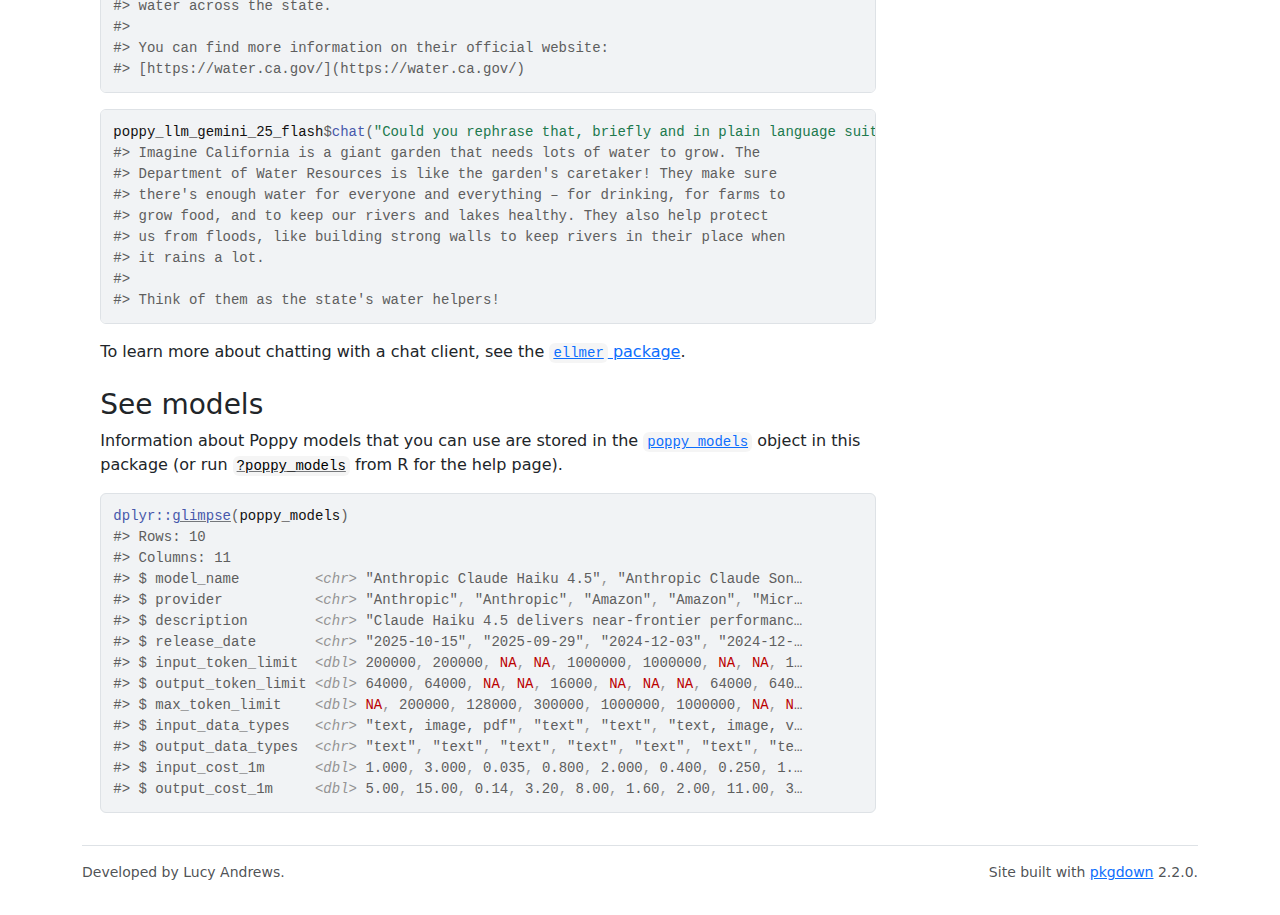
<file: articles/quickstart.html>
<!DOCTYPE html>
<!-- Generated by pkgdown: do not edit by hand --><html lang="en">
<head>
<meta http-equiv="Content-Type" content="text/html; charset=UTF-8">
<meta charset="utf-8">
<meta http-equiv="X-UA-Compatible" content="IE=edge">
<meta name="viewport" content="width=device-width, initial-scale=1, shrink-to-fit=no">
<title>Quickstart • poppychat</title>
<!-- favicons --><link rel="icon" type="image/png" sizes="96x96" href="../favicon-96x96.png">
<link rel="icon" type="”image/svg+xml”" href="../favicon.svg">
<link rel="apple-touch-icon" sizes="180x180" href="../apple-touch-icon.png">
<link rel="icon" sizes="any" href="../favicon.ico">
<link rel="manifest" href="../site.webmanifest">
<script src="../deps/jquery-3.6.0/jquery-3.6.0.min.js"></script><meta name="viewport" content="width=device-width, initial-scale=1, shrink-to-fit=no">
<link href="../deps/bootstrap-5.3.1/bootstrap.min.css" rel="stylesheet">
<script src="../deps/bootstrap-5.3.1/bootstrap.bundle.min.js"></script><link href="../deps/font-awesome-6.5.2/css/all.min.css" rel="stylesheet">
<link href="../deps/font-awesome-6.5.2/css/v4-shims.min.css" rel="stylesheet">
<script src="../deps/headroom-0.11.0/headroom.min.js"></script><script src="../deps/headroom-0.11.0/jQuery.headroom.min.js"></script><script src="../deps/bootstrap-toc-1.0.1/bootstrap-toc.min.js"></script><script src="../deps/clipboard.js-2.0.11/clipboard.min.js"></script><script src="../deps/search-1.0.0/autocomplete.jquery.min.js"></script><script src="../deps/search-1.0.0/fuse.min.js"></script><script src="../deps/search-1.0.0/mark.min.js"></script><!-- pkgdown --><script src="../pkgdown.js"></script><meta property="og:title" content="Quickstart">
</head>
<body>
    <a href="#main" class="visually-hidden-focusable">Skip to contents</a>


    <nav class="navbar navbar-expand-lg fixed-top bg-light" data-bs-theme="light" aria-label="Site navigation"><div class="container">

    <a class="navbar-brand me-2" href="../index.html">poppychat</a>

    <small class="nav-text text-muted me-auto" data-bs-toggle="tooltip" data-bs-placement="bottom" title="">0.0.0.9000</small>


    <button class="navbar-toggler" type="button" data-bs-toggle="collapse" data-bs-target="#navbar" aria-controls="navbar" aria-expanded="false" aria-label="Toggle navigation">
      <span class="navbar-toggler-icon"></span>
    </button>

    <div id="navbar" class="collapse navbar-collapse ms-3">
      <ul class="navbar-nav me-auto">
<li class="nav-item"><a class="nav-link" href="../reference/index.html">Reference</a></li>
<li class="active nav-item dropdown">
  <button class="nav-link dropdown-toggle" type="button" id="dropdown-articles" data-bs-toggle="dropdown" aria-expanded="false" aria-haspopup="true">Articles</button>
  <ul class="dropdown-menu" aria-labelledby="dropdown-articles">
<li><a class="dropdown-item" href="../articles/quickstart.html">Quickstart</a></li>
  </ul>
</li>
      </ul>
<ul class="navbar-nav">
<li class="nav-item"><form class="form-inline" role="search">
 <input class="form-control" type="search" name="search-input" id="search-input" autocomplete="off" aria-label="Search site" placeholder="Search for" data-search-index="../search.json">
</form></li>
      </ul>
</div>


  </div>
</nav><div class="container template-article">




<div class="row">
  <main id="main" class="col-md-9"><div class="page-header">
      <img src="../logo.png" class="logo" alt=""><h1>Quickstart</h1>
            
      

      <div class="d-none name"><code>quickstart.Rmd</code></div>
    </div>

    
    
<div class="section level2">
<h2 id="set-up">Set up<a class="anchor" aria-label="anchor" href="#set-up"></a>
</h2>
<p>To set up a Poppy chat client, first install and attach the
<code>poppychat</code> package:</p>
<div class="sourceCode" id="cb1"><pre class="downlit sourceCode r">
<code class="sourceCode R"><span><span class="fu">devtools</span><span class="fu">::</span><span class="fu">install_github</span><span class="op">(</span><span class="st">"lucy-dwr/poppychat"</span><span class="op">)</span></span></code></pre></div>
<div class="sourceCode" id="cb2"><pre class="downlit sourceCode r">
<code class="sourceCode R"><span><span class="kw"><a href="https://rdrr.io/r/base/library.html" class="external-link">library</a></span><span class="op">(</span><span class="va"><a href="https://lucy-dwr.github.io/poppychat/">poppychat</a></span><span class="op">)</span></span></code></pre></div>
</div>
<div class="section level2">
<h2 id="get-and-set-an-api-key">Get and set an API key<a class="anchor" aria-label="anchor" href="#get-and-set-an-api-key"></a>
</h2>
<p>Then, ensure that you have an API key to use Poppy. <strong>API keys
are only available to State of California employees participating in the
Poppy pilot.</strong> To get an API key:</p>
<ol style="list-style-type: decimal">
<li>
<a href="https://customeruat.sda.state.ca.gov/" class="external-link">Sign into Poppy</a>
in a browser</li>
<li>Navigate to Settings in the upper-right corner</li>
<li>Go to the Account tab</li>
<li>Mint an API key</li>
</ol>
<p>Once you have a Poppy API key, store it as <code>POPPY_API_KEY</code>
in your <code>.Renviron</code> file so as to be secret. <strong>Do not
publish your API key in public code repositories!</strong></p>
<p>To pull up your <code>.Renviron</code> file for editing, run the
following command:</p>
<div class="sourceCode" id="cb3"><pre class="downlit sourceCode r">
<code class="sourceCode R"><span><span class="fu">usethis</span><span class="fu">::</span><span class="fu">edit_r_environ</span><span class="op">(</span><span class="op">)</span></span></code></pre></div>
<p>Add the following line to your <code>.Renviron</code> file, replacing
<code>your_api_key</code> with your actual API key:</p>
<div class="sourceCode" id="cb4"><pre class="downlit sourceCode r">
<code class="sourceCode R"><span><span class="va">POPPY_API_KEY</span> <span class="op">=</span> <span class="st">"your_api_key"</span></span></code></pre></div>
</div>
<div class="section level2">
<h2 id="initialize-a-poppy-chat-client">Initialize a Poppy chat client<a class="anchor" aria-label="anchor" href="#initialize-a-poppy-chat-client"></a>
</h2>
<p>Now you can initialize a Poppy chat client. By default, the chat will
retrieve your API key from your <code>.Renviron</code>. You can also set
the API key directly when initializing the client by passing it as an
<code>api_key</code> argument to <code>poppy_chat</code>, but this is
not recommended for security reasons if your code will be shared or
published.</p>
<div class="sourceCode" id="cb5"><pre class="downlit sourceCode r">
<code class="sourceCode R"><span><span class="va">poppy_llm_default</span> <span class="op">&lt;-</span> <span class="fu"><a href="../reference/poppy_chat.html">poppy_chat</a></span><span class="op">(</span><span class="op">)</span></span>
<span></span>
<span><span class="va">poppy_llm_default</span><span class="op">$</span><span class="fu">chat</span><span class="op">(</span><span class="st">"Hi, who are you?"</span><span class="op">)</span></span>
<span><span class="co">#&gt; Hello! I'm a GenAI Digital Assistant hosted by the California Department of</span></span>
<span><span class="co">#&gt; Technology (CDT) to support State of California employees. </span></span>
<span><span class="co">#&gt;</span></span>
<span><span class="co">#&gt; I'm here to help you with:</span></span>
<span><span class="co">#&gt; - Answering questions about state procedures, policies, and resources</span></span>
<span><span class="co">#&gt; - Searching relevant documents and providing information</span></span>
<span><span class="co">#&gt; - Assisting with work-related tasks and inquiries</span></span>
<span><span class="co">#&gt; - Providing references to official documentation when available</span></span>
<span><span class="co">#&gt;</span></span>
<span><span class="co">#&gt; How can I assist you today?</span></span></code></pre></div>
<p>The default model is Anthropic Claude Sonnet 4.5. You can change the
model using the <code>model</code> argument.</p>
<div class="sourceCode" id="cb6"><pre class="downlit sourceCode r">
<code class="sourceCode R"><span><span class="va">poppy_llm_gemini_25_flash</span> <span class="op">&lt;-</span> <span class="fu"><a href="../reference/poppy_chat.html">poppy_chat</a></span><span class="op">(</span>model <span class="op">=</span> <span class="st">"Google Gemini 2.5 Flash-Lite"</span><span class="op">)</span></span></code></pre></div>
<div class="sourceCode" id="cb7"><pre class="downlit sourceCode r">
<code class="sourceCode R"><span><span class="va">poppy_llm_gemini_25_flash</span><span class="op">$</span><span class="fu">chat</span><span class="op">(</span><span class="st">"What does the California Department of Water Resources do, briefly?"</span><span class="op">)</span></span>
<span><span class="co">#&gt; The California Department of Water Resources (DWR) is responsible for </span></span>
<span><span class="co">#&gt; managing and protecting the California's water resources. They oversee flood</span></span>
<span><span class="co">#&gt; control, water conservation, and the State Water Project, which delivers</span></span>
<span><span class="co">#&gt; water across the state.</span></span>
<span><span class="co">#&gt; </span></span>
<span><span class="co">#&gt; You can find more information on their official website: </span></span>
<span><span class="co">#&gt; [https://water.ca.gov/](https://water.ca.gov/)</span></span></code></pre></div>
<div class="sourceCode" id="cb8"><pre class="downlit sourceCode r">
<code class="sourceCode R"><span><span class="va">poppy_llm_gemini_25_flash</span><span class="op">$</span><span class="fu">chat</span><span class="op">(</span><span class="st">"Could you rephrase that, briefly and in plain language suitable for a middle school student?"</span><span class="op">)</span></span>
<span><span class="co">#&gt; Imagine California is a giant garden that needs lots of water to grow. The </span></span>
<span><span class="co">#&gt; Department of Water Resources is like the garden's caretaker! They make sure </span></span>
<span><span class="co">#&gt; there's enough water for everyone and everything – for drinking, for farms to </span></span>
<span><span class="co">#&gt; grow food, and to keep our rivers and lakes healthy. They also help protect</span></span>
<span><span class="co">#&gt; us from floods, like building strong walls to keep rivers in their place when</span></span>
<span><span class="co">#&gt; it rains a lot.</span></span>
<span><span class="co">#&gt; </span></span>
<span><span class="co">#&gt; Think of them as the state's water helpers!</span></span></code></pre></div>
<p>To learn more about chatting with a chat client, see the <a href="https://ellmer.tidyverse.org/index.html" class="external-link"><code>ellmer</code>
package</a>.</p>
</div>
<div class="section level2">
<h2 id="see-models">See models<a class="anchor" aria-label="anchor" href="#see-models"></a>
</h2>
<p>Information about Poppy models that you can use are stored in the <a href="https://lucy-dwr.github.io/poppychat/reference/poppy_models.html"><code>poppy_models</code></a>
object in this package (or run <code><a href="../reference/poppy_models.html">?poppy_models</a></code> from R for the
help page).</p>
<div class="sourceCode" id="cb9"><pre class="downlit sourceCode r">
<code class="sourceCode R"><span><span class="fu">dplyr</span><span class="fu">::</span><span class="fu"><a href="https://pillar.r-lib.org/reference/glimpse.html" class="external-link">glimpse</a></span><span class="op">(</span><span class="va">poppy_models</span><span class="op">)</span></span>
<span><span class="co">#&gt; Rows: 10</span></span>
<span><span class="co">#&gt; Columns: 11</span></span>
<span><span class="co">#&gt; $ model_name         <span style="color: #949494; font-style: italic;">&lt;chr&gt;</span> "Anthropic Claude Haiku 4.5"<span style="color: #949494;">, </span>"Anthropic Claude Son…</span></span>
<span><span class="co">#&gt; $ provider           <span style="color: #949494; font-style: italic;">&lt;chr&gt;</span> "Anthropic"<span style="color: #949494;">, </span>"Anthropic"<span style="color: #949494;">, </span>"Amazon"<span style="color: #949494;">, </span>"Amazon"<span style="color: #949494;">, </span>"Micr…</span></span>
<span><span class="co">#&gt; $ description        <span style="color: #949494; font-style: italic;">&lt;chr&gt;</span> "Claude Haiku 4.5 delivers near-frontier performanc…</span></span>
<span><span class="co">#&gt; $ release_date       <span style="color: #949494; font-style: italic;">&lt;chr&gt;</span> "2025-10-15"<span style="color: #949494;">, </span>"2025-09-29"<span style="color: #949494;">, </span>"2024-12-03"<span style="color: #949494;">, </span>"2024-12-…</span></span>
<span><span class="co">#&gt; $ input_token_limit  <span style="color: #949494; font-style: italic;">&lt;dbl&gt;</span> 200000<span style="color: #949494;">, </span>200000<span style="color: #949494;">, </span><span style="color: #BB0000;">NA</span><span style="color: #949494;">, </span><span style="color: #BB0000;">NA</span><span style="color: #949494;">, </span>1000000<span style="color: #949494;">, </span>1000000<span style="color: #949494;">, </span><span style="color: #BB0000;">NA</span><span style="color: #949494;">, </span><span style="color: #BB0000;">NA</span><span style="color: #949494;">, </span>1…</span></span>
<span><span class="co">#&gt; $ output_token_limit <span style="color: #949494; font-style: italic;">&lt;dbl&gt;</span> 64000<span style="color: #949494;">, </span>64000<span style="color: #949494;">, </span><span style="color: #BB0000;">NA</span><span style="color: #949494;">, </span><span style="color: #BB0000;">NA</span><span style="color: #949494;">, </span>16000<span style="color: #949494;">, </span><span style="color: #BB0000;">NA</span><span style="color: #949494;">, </span><span style="color: #BB0000;">NA</span><span style="color: #949494;">, </span><span style="color: #BB0000;">NA</span><span style="color: #949494;">, </span>64000<span style="color: #949494;">, </span>640…</span></span>
<span><span class="co">#&gt; $ max_token_limit    <span style="color: #949494; font-style: italic;">&lt;dbl&gt;</span> <span style="color: #BB0000;">NA</span><span style="color: #949494;">, </span>200000<span style="color: #949494;">, </span>128000<span style="color: #949494;">, </span>300000<span style="color: #949494;">, </span>1000000<span style="color: #949494;">, </span>1000000<span style="color: #949494;">, </span><span style="color: #BB0000;">NA</span><span style="color: #949494;">, </span><span style="color: #BB0000;">N</span>…</span></span>
<span><span class="co">#&gt; $ input_data_types   <span style="color: #949494; font-style: italic;">&lt;chr&gt;</span> "text, image, pdf"<span style="color: #949494;">, </span>"text"<span style="color: #949494;">, </span>"text"<span style="color: #949494;">, </span>"text, image, v…</span></span>
<span><span class="co">#&gt; $ output_data_types  <span style="color: #949494; font-style: italic;">&lt;chr&gt;</span> "text"<span style="color: #949494;">, </span>"text"<span style="color: #949494;">, </span>"text"<span style="color: #949494;">, </span>"text"<span style="color: #949494;">, </span>"text"<span style="color: #949494;">, </span>"text"<span style="color: #949494;">, </span>"te…</span></span>
<span><span class="co">#&gt; $ input_cost_1m      <span style="color: #949494; font-style: italic;">&lt;dbl&gt;</span> 1.000<span style="color: #949494;">, </span>3.000<span style="color: #949494;">, </span>0.035<span style="color: #949494;">, </span>0.800<span style="color: #949494;">, </span>2.000<span style="color: #949494;">, </span>0.400<span style="color: #949494;">, </span>0.250<span style="color: #949494;">, </span>1.…</span></span>
<span><span class="co">#&gt; $ output_cost_1m     <span style="color: #949494; font-style: italic;">&lt;dbl&gt;</span> 5.00<span style="color: #949494;">, </span>15.00<span style="color: #949494;">, </span>0.14<span style="color: #949494;">, </span>3.20<span style="color: #949494;">, </span>8.00<span style="color: #949494;">, </span>1.60<span style="color: #949494;">, </span>2.00<span style="color: #949494;">, </span>11.00<span style="color: #949494;">, </span>3…</span></span></code></pre></div>
</div>
  </main><aside class="col-md-3"><nav id="toc" aria-label="Table of contents"><h2>On this page</h2>
    </nav></aside>
</div>



    <footer><div class="pkgdown-footer-left">
  <p>Developed by Lucy Andrews.</p>
</div>

<div class="pkgdown-footer-right">
  <p>Site built with <a href="https://pkgdown.r-lib.org/" class="external-link">pkgdown</a> 2.2.0.</p>
</div>

    </footer>
</div>





  </body>
</html>
</file>
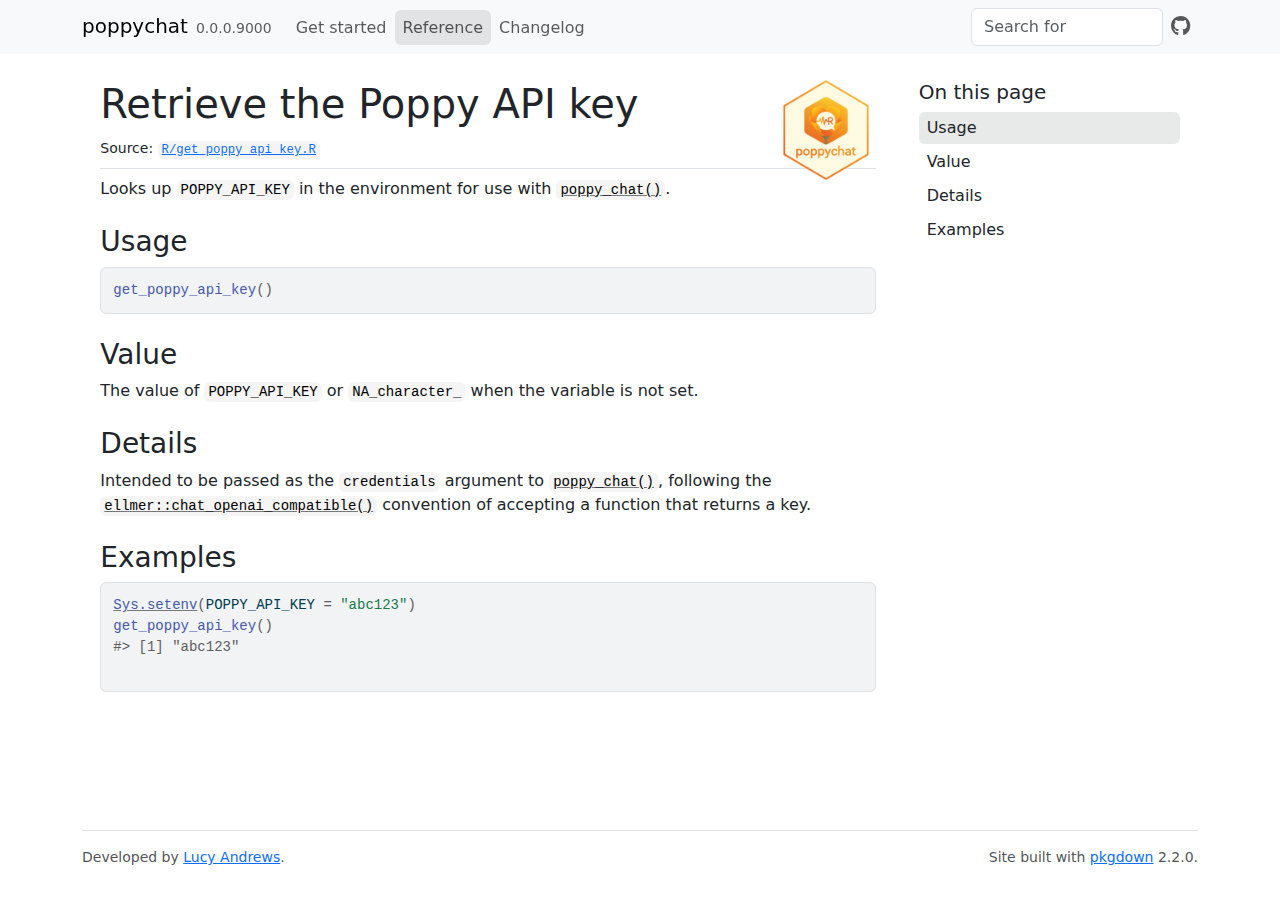
<file: reference/get_poppy_api_key.html>
<!DOCTYPE html>
<!-- Generated by pkgdown: do not edit by hand --><html lang="en"><head><meta http-equiv="Content-Type" content="text/html; charset=UTF-8"><meta charset="utf-8"><meta http-equiv="X-UA-Compatible" content="IE=edge"><meta name="viewport" content="width=device-width, initial-scale=1, shrink-to-fit=no"><title>Retrieve the Poppy API key — get_poppy_api_key • poppychat</title><!-- favicons --><link rel="icon" type="image/png" sizes="96x96" href="../favicon-96x96.png"><link rel="icon" type="”image/svg+xml”" href="../favicon.svg"><link rel="apple-touch-icon" sizes="180x180" href="../apple-touch-icon.png"><link rel="icon" sizes="any" href="../favicon.ico"><link rel="manifest" href="../site.webmanifest"><script src="../deps/jquery-3.6.0/jquery-3.6.0.min.js"></script><meta name="viewport" content="width=device-width, initial-scale=1, shrink-to-fit=no"><link href="../deps/bootstrap-5.3.1/bootstrap.min.css" rel="stylesheet"><script src="../deps/bootstrap-5.3.1/bootstrap.bundle.min.js"></script><link href="../deps/font-awesome-6.5.2/css/all.min.css" rel="stylesheet"><link href="../deps/font-awesome-6.5.2/css/v4-shims.min.css" rel="stylesheet"><script src="../deps/headroom-0.11.0/headroom.min.js"></script><script src="../deps/headroom-0.11.0/jQuery.headroom.min.js"></script><script src="../deps/bootstrap-toc-1.0.1/bootstrap-toc.min.js"></script><script src="../deps/clipboard.js-2.0.11/clipboard.min.js"></script><script src="../deps/search-1.0.0/autocomplete.jquery.min.js"></script><script src="../deps/search-1.0.0/fuse.min.js"></script><script src="../deps/search-1.0.0/mark.min.js"></script><!-- pkgdown --><script src="../pkgdown.js"></script><meta property="og:title" content="Retrieve the Poppy API key — get_poppy_api_key"><meta name="description" content="Looks up POPPY_API_KEY in the environment for use with poppy_chat()."><meta property="og:description" content="Looks up POPPY_API_KEY in the environment for use with poppy_chat()."><meta property="og:image" content="https://lucy-dwr.github.io/poppychat/logo.png"></head><body>
    <a href="#main" class="visually-hidden-focusable">Skip to contents</a>


    <nav class="navbar navbar-expand-lg fixed-top bg-light" data-bs-theme="light" aria-label="Site navigation"><div class="container">

    <a class="navbar-brand me-2" href="../index.html">poppychat</a>

    <small class="nav-text text-muted me-auto" data-bs-toggle="tooltip" data-bs-placement="bottom" title="">0.0.0.9000</small>


    <button class="navbar-toggler" type="button" data-bs-toggle="collapse" data-bs-target="#navbar" aria-controls="navbar" aria-expanded="false" aria-label="Toggle navigation">
      <span class="navbar-toggler-icon"></span>
    </button>

    <div id="navbar" class="collapse navbar-collapse ms-3">
      <ul class="navbar-nav me-auto"><li class="nav-item"><a class="nav-link" href="../articles/poppychat.html">Get started</a></li>
<li class="active nav-item"><a class="nav-link" href="../reference/index.html">Reference</a></li>
<li class="nav-item"><a class="nav-link" href="../news/index.html">Changelog</a></li>
      </ul><ul class="navbar-nav"><li class="nav-item"><form class="form-inline" role="search">
 <input class="form-control" type="search" name="search-input" id="search-input" autocomplete="off" aria-label="Search site" placeholder="Search for" data-search-index="../search.json"></form></li>
<li class="nav-item"><a class="external-link nav-link" href="https://github.com/lucy-dwr/poppychat/" aria-label="GitHub"><span class="fa fab fa-github fa-lg"></span></a></li>
      </ul></div>


  </div>
</nav><div class="container template-reference-topic">
<div class="row">
  <main id="main" class="col-md-9"><div class="page-header">
      <img src="../logo.png" class="logo" alt=""><h1>Retrieve the Poppy API key</h1>
      <small class="dont-index">Source: <a href="https://github.com/lucy-dwr/poppychat/blob/main/R/get_poppy_api_key.R" class="external-link"><code>R/get_poppy_api_key.R</code></a></small>
      <div class="d-none name"><code>get_poppy_api_key.Rd</code></div>
    </div>

    <div class="ref-description section level2">
    <p>Looks up <code>POPPY_API_KEY</code> in the environment for use with <code><a href="poppy_chat.html">poppy_chat()</a></code>.</p>
    </div>

    <div class="section level2">
    <h2 id="ref-usage">Usage<a class="anchor" aria-label="anchor" href="#ref-usage"></a></h2>
    <div class="sourceCode"><pre class="sourceCode r"><code><span><span class="fu">get_poppy_api_key</span><span class="op">(</span><span class="op">)</span></span></code></pre></div>
    </div>

    <div class="section level2">
    <h2 id="value">Value<a class="anchor" aria-label="anchor" href="#value"></a></h2>
    <p>The value of <code>POPPY_API_KEY</code> or <code>NA_character_</code> when the variable is
not set.</p>
    </div>
    <div class="section level2">
    <h2 id="details">Details<a class="anchor" aria-label="anchor" href="#details"></a></h2>
    <p>Intended to be passed as the <code>credentials</code> argument to
<code><a href="poppy_chat.html">poppy_chat()</a></code>, following the <code><a href="https://ellmer.tidyverse.org/reference/chat_openai_compatible.html" class="external-link">ellmer::chat_openai_compatible()</a></code>
convention of accepting a function that returns a key.</p>
    </div>

    <div class="section level2">
    <h2 id="ref-examples">Examples<a class="anchor" aria-label="anchor" href="#ref-examples"></a></h2>
    <div class="sourceCode"><pre class="sourceCode r"><code><span class="r-in"><span><span class="fu"><a href="https://rdrr.io/r/base/Sys.setenv.html" class="external-link">Sys.setenv</a></span><span class="op">(</span>POPPY_API_KEY <span class="op">=</span> <span class="st">"abc123"</span><span class="op">)</span></span></span>
<span class="r-in"><span><span class="fu">get_poppy_api_key</span><span class="op">(</span><span class="op">)</span></span></span>
<span class="r-out co"><span class="r-pr">#&gt;</span> [1] "abc123"</span>
<span class="r-in"><span></span></span>
</code></pre></div>
    </div>
  </main><aside class="col-md-3"><nav id="toc" aria-label="Table of contents"><h2>On this page</h2>
    </nav></aside></div>


    <footer><div class="pkgdown-footer-left">
  <p>Developed by <a href="https://www.lucyrandrews.com/about" class="external-link">Lucy Andrews</a>.</p>
</div>

<div class="pkgdown-footer-right">
  <p>Site built with <a href="https://pkgdown.r-lib.org/" class="external-link">pkgdown</a> 2.2.0.</p>
</div>

    </footer></div>





  </body></html>
</file>
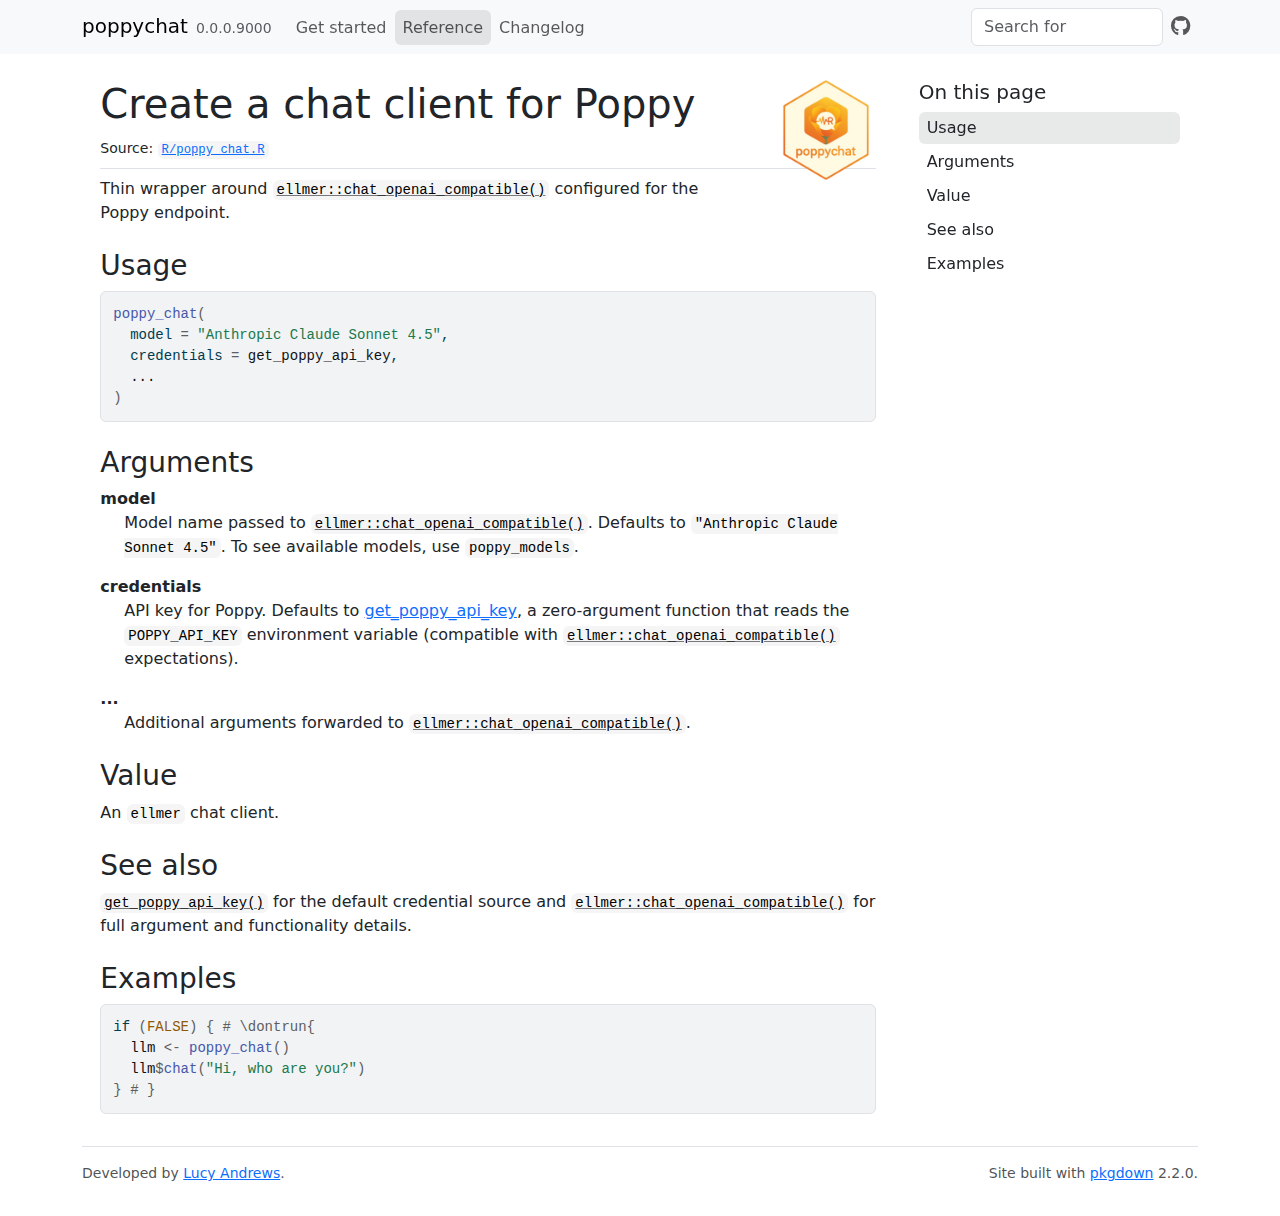
<file: reference/poppy_chat.html>
<!DOCTYPE html>
<!-- Generated by pkgdown: do not edit by hand --><html lang="en"><head><meta http-equiv="Content-Type" content="text/html; charset=UTF-8"><meta charset="utf-8"><meta http-equiv="X-UA-Compatible" content="IE=edge"><meta name="viewport" content="width=device-width, initial-scale=1, shrink-to-fit=no"><title>Create a chat client for Poppy — poppy_chat • poppychat</title><!-- favicons --><link rel="icon" type="image/png" sizes="96x96" href="../favicon-96x96.png"><link rel="icon" type="”image/svg+xml”" href="../favicon.svg"><link rel="apple-touch-icon" sizes="180x180" href="../apple-touch-icon.png"><link rel="icon" sizes="any" href="../favicon.ico"><link rel="manifest" href="../site.webmanifest"><script src="../deps/jquery-3.6.0/jquery-3.6.0.min.js"></script><meta name="viewport" content="width=device-width, initial-scale=1, shrink-to-fit=no"><link href="../deps/bootstrap-5.3.1/bootstrap.min.css" rel="stylesheet"><script src="../deps/bootstrap-5.3.1/bootstrap.bundle.min.js"></script><link href="../deps/font-awesome-6.5.2/css/all.min.css" rel="stylesheet"><link href="../deps/font-awesome-6.5.2/css/v4-shims.min.css" rel="stylesheet"><script src="../deps/headroom-0.11.0/headroom.min.js"></script><script src="../deps/headroom-0.11.0/jQuery.headroom.min.js"></script><script src="../deps/bootstrap-toc-1.0.1/bootstrap-toc.min.js"></script><script src="../deps/clipboard.js-2.0.11/clipboard.min.js"></script><script src="../deps/search-1.0.0/autocomplete.jquery.min.js"></script><script src="../deps/search-1.0.0/fuse.min.js"></script><script src="../deps/search-1.0.0/mark.min.js"></script><!-- pkgdown --><script src="../pkgdown.js"></script><meta property="og:title" content="Create a chat client for Poppy — poppy_chat"><meta name="description" content="Thin wrapper around ellmer::chat_openai_compatible() configured for the Poppy endpoint."><meta property="og:description" content="Thin wrapper around ellmer::chat_openai_compatible() configured for the Poppy endpoint."><meta property="og:image" content="https://lucy-dwr.github.io/poppychat/logo.png"></head><body>
    <a href="#main" class="visually-hidden-focusable">Skip to contents</a>


    <nav class="navbar navbar-expand-lg fixed-top bg-light" data-bs-theme="light" aria-label="Site navigation"><div class="container">

    <a class="navbar-brand me-2" href="../index.html">poppychat</a>

    <small class="nav-text text-muted me-auto" data-bs-toggle="tooltip" data-bs-placement="bottom" title="">0.0.0.9000</small>


    <button class="navbar-toggler" type="button" data-bs-toggle="collapse" data-bs-target="#navbar" aria-controls="navbar" aria-expanded="false" aria-label="Toggle navigation">
      <span class="navbar-toggler-icon"></span>
    </button>

    <div id="navbar" class="collapse navbar-collapse ms-3">
      <ul class="navbar-nav me-auto"><li class="nav-item"><a class="nav-link" href="../articles/poppychat.html">Get started</a></li>
<li class="active nav-item"><a class="nav-link" href="../reference/index.html">Reference</a></li>
<li class="nav-item"><a class="nav-link" href="../news/index.html">Changelog</a></li>
      </ul><ul class="navbar-nav"><li class="nav-item"><form class="form-inline" role="search">
 <input class="form-control" type="search" name="search-input" id="search-input" autocomplete="off" aria-label="Search site" placeholder="Search for" data-search-index="../search.json"></form></li>
<li class="nav-item"><a class="external-link nav-link" href="https://github.com/lucy-dwr/poppychat/" aria-label="GitHub"><span class="fa fab fa-github fa-lg"></span></a></li>
      </ul></div>


  </div>
</nav><div class="container template-reference-topic">
<div class="row">
  <main id="main" class="col-md-9"><div class="page-header">
      <img src="../logo.png" class="logo" alt=""><h1>Create a chat client for Poppy</h1>
      <small class="dont-index">Source: <a href="https://github.com/lucy-dwr/poppychat/blob/main/R/poppy_chat.R" class="external-link"><code>R/poppy_chat.R</code></a></small>
      <div class="d-none name"><code>poppy_chat.Rd</code></div>
    </div>

    <div class="ref-description section level2">
    <p>Thin wrapper around <code><a href="https://ellmer.tidyverse.org/reference/chat_openai_compatible.html" class="external-link">ellmer::chat_openai_compatible()</a></code> configured for the Poppy endpoint.</p>
    </div>

    <div class="section level2">
    <h2 id="ref-usage">Usage<a class="anchor" aria-label="anchor" href="#ref-usage"></a></h2>
    <div class="sourceCode"><pre class="sourceCode r"><code><span><span class="fu">poppy_chat</span><span class="op">(</span></span>
<span>  model <span class="op">=</span> <span class="st">"Anthropic Claude Sonnet 4.5"</span>,</span>
<span>  credentials <span class="op">=</span> <span class="va">get_poppy_api_key</span>,</span>
<span>  <span class="va">...</span></span>
<span><span class="op">)</span></span></code></pre></div>
    </div>

    <div class="section level2">
    <h2 id="arguments">Arguments<a class="anchor" aria-label="anchor" href="#arguments"></a></h2>


<dl><dt id="arg-model">model<a class="anchor" aria-label="anchor" href="#arg-model"></a></dt>
<dd><p>Model name passed to <code><a href="https://ellmer.tidyverse.org/reference/chat_openai_compatible.html" class="external-link">ellmer::chat_openai_compatible()</a></code>. Defaults to <code>"Anthropic Claude Sonnet 4.5"</code>. To see available models, use <code>poppy_models</code>.</p></dd>


<dt id="arg-credentials">credentials<a class="anchor" aria-label="anchor" href="#arg-credentials"></a></dt>
<dd><p>API key for Poppy. Defaults to <a href="get_poppy_api_key.html">get_poppy_api_key</a>, a
zero-argument function that reads the <code>POPPY_API_KEY</code> environment variable
(compatible with <code><a href="https://ellmer.tidyverse.org/reference/chat_openai_compatible.html" class="external-link">ellmer::chat_openai_compatible()</a></code> expectations).</p></dd>


<dt id="arg--">...<a class="anchor" aria-label="anchor" href="#arg--"></a></dt>
<dd><p>Additional arguments forwarded to <code><a href="https://ellmer.tidyverse.org/reference/chat_openai_compatible.html" class="external-link">ellmer::chat_openai_compatible()</a></code>.</p></dd>

</dl></div>
    <div class="section level2">
    <h2 id="value">Value<a class="anchor" aria-label="anchor" href="#value"></a></h2>
    <p>An <code>ellmer</code> chat client.</p>
    </div>
    <div class="section level2">
    <h2 id="see-also">See also<a class="anchor" aria-label="anchor" href="#see-also"></a></h2>
    <div class="dont-index"><p><code><a href="get_poppy_api_key.html">get_poppy_api_key()</a></code> for the default credential source and
<code><a href="https://ellmer.tidyverse.org/reference/chat_openai_compatible.html" class="external-link">ellmer::chat_openai_compatible()</a></code> for full argument and functionality
details.</p></div>
    </div>

    <div class="section level2">
    <h2 id="ref-examples">Examples<a class="anchor" aria-label="anchor" href="#ref-examples"></a></h2>
    <div class="sourceCode"><pre class="sourceCode r"><code><span class="r-in"><span><span class="kw">if</span> <span class="op">(</span><span class="cn">FALSE</span><span class="op">)</span> <span class="op">{</span> <span class="co"># \dontrun{</span></span></span>
<span class="r-in"><span>  <span class="va">llm</span> <span class="op">&lt;-</span> <span class="fu">poppy_chat</span><span class="op">(</span><span class="op">)</span></span></span>
<span class="r-in"><span>  <span class="va">llm</span><span class="op">$</span><span class="fu">chat</span><span class="op">(</span><span class="st">"Hi, who are you?"</span><span class="op">)</span></span></span>
<span class="r-in"><span><span class="op">}</span> <span class="co"># }</span></span></span>
</code></pre></div>
    </div>
  </main><aside class="col-md-3"><nav id="toc" aria-label="Table of contents"><h2>On this page</h2>
    </nav></aside></div>


    <footer><div class="pkgdown-footer-left">
  <p>Developed by <a href="https://www.lucyrandrews.com/about" class="external-link">Lucy Andrews</a>.</p>
</div>

<div class="pkgdown-footer-right">
  <p>Site built with <a href="https://pkgdown.r-lib.org/" class="external-link">pkgdown</a> 2.2.0.</p>
</div>

    </footer></div>





  </body></html>
</file>
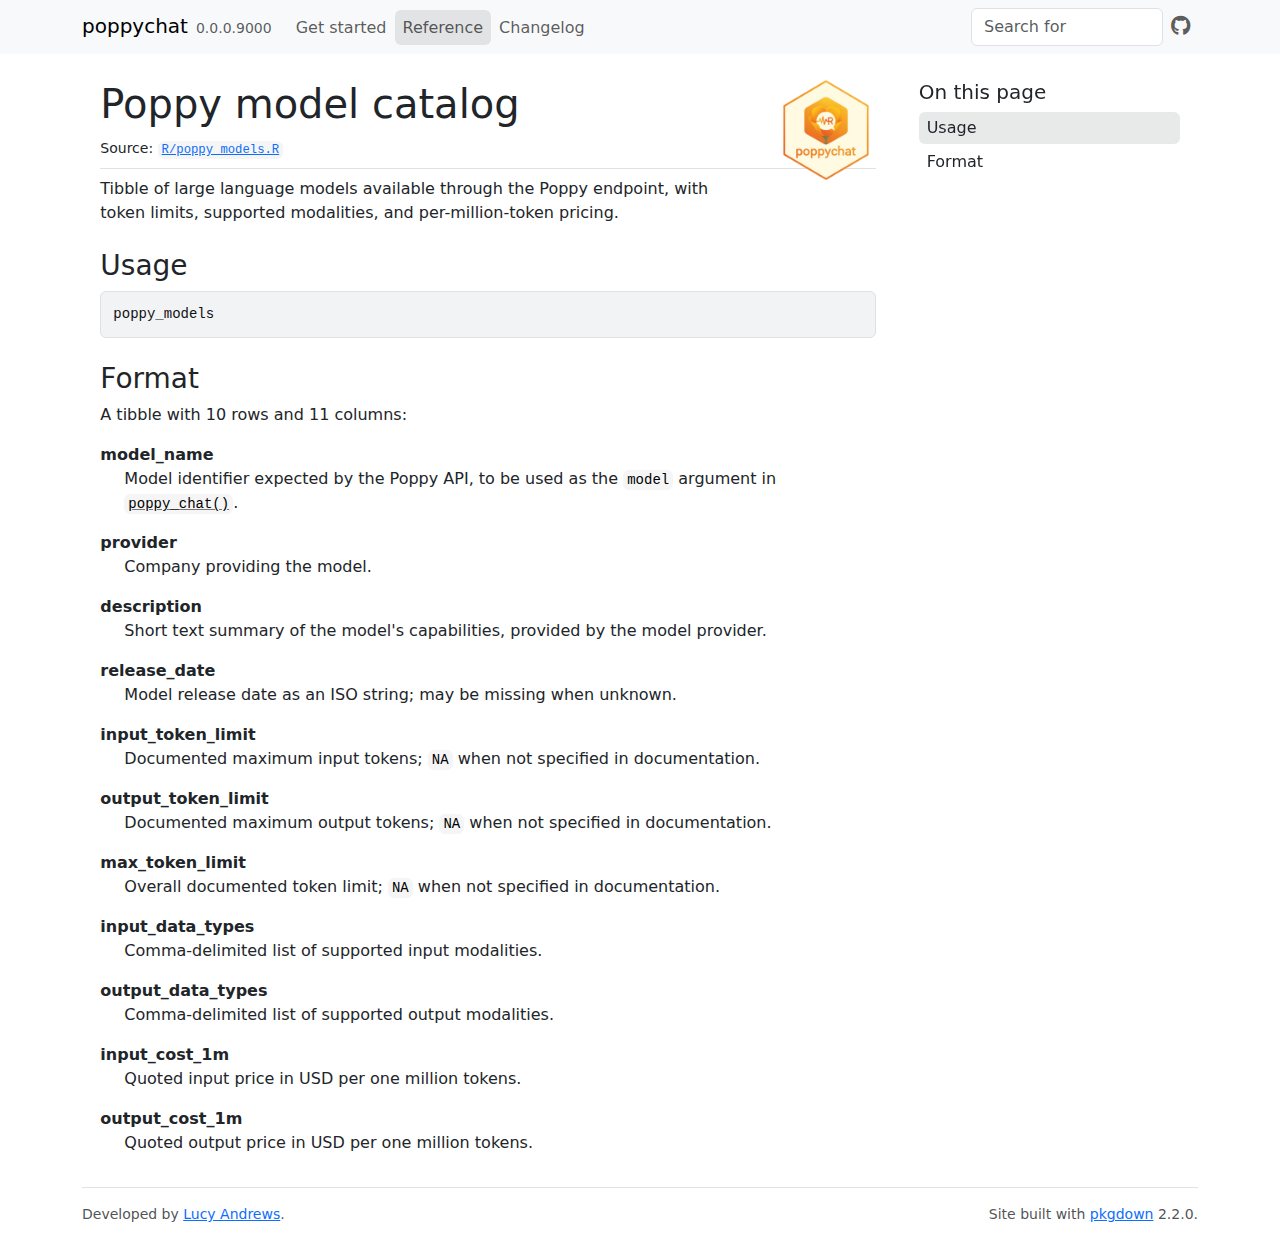
<file: reference/poppy_models.html>
<!DOCTYPE html>
<!-- Generated by pkgdown: do not edit by hand --><html lang="en"><head><meta http-equiv="Content-Type" content="text/html; charset=UTF-8"><meta charset="utf-8"><meta http-equiv="X-UA-Compatible" content="IE=edge"><meta name="viewport" content="width=device-width, initial-scale=1, shrink-to-fit=no"><title>Poppy model catalog — poppy_models • poppychat</title><!-- favicons --><link rel="icon" type="image/png" sizes="96x96" href="../favicon-96x96.png"><link rel="icon" type="”image/svg+xml”" href="../favicon.svg"><link rel="apple-touch-icon" sizes="180x180" href="../apple-touch-icon.png"><link rel="icon" sizes="any" href="../favicon.ico"><link rel="manifest" href="../site.webmanifest"><script src="../deps/jquery-3.6.0/jquery-3.6.0.min.js"></script><meta name="viewport" content="width=device-width, initial-scale=1, shrink-to-fit=no"><link href="../deps/bootstrap-5.3.1/bootstrap.min.css" rel="stylesheet"><script src="../deps/bootstrap-5.3.1/bootstrap.bundle.min.js"></script><link href="../deps/font-awesome-6.5.2/css/all.min.css" rel="stylesheet"><link href="../deps/font-awesome-6.5.2/css/v4-shims.min.css" rel="stylesheet"><script src="../deps/headroom-0.11.0/headroom.min.js"></script><script src="../deps/headroom-0.11.0/jQuery.headroom.min.js"></script><script src="../deps/bootstrap-toc-1.0.1/bootstrap-toc.min.js"></script><script src="../deps/clipboard.js-2.0.11/clipboard.min.js"></script><script src="../deps/search-1.0.0/autocomplete.jquery.min.js"></script><script src="../deps/search-1.0.0/fuse.min.js"></script><script src="../deps/search-1.0.0/mark.min.js"></script><!-- pkgdown --><script src="../pkgdown.js"></script><meta property="og:title" content="Poppy model catalog — poppy_models"><meta name="description" content="Tibble of large language models available through the Poppy endpoint, with
token limits, supported modalities, and per-million-token pricing."><meta property="og:description" content="Tibble of large language models available through the Poppy endpoint, with
token limits, supported modalities, and per-million-token pricing."><meta property="og:image" content="https://lucy-dwr.github.io/poppychat/logo.png"></head><body>
    <a href="#main" class="visually-hidden-focusable">Skip to contents</a>


    <nav class="navbar navbar-expand-lg fixed-top bg-light" data-bs-theme="light" aria-label="Site navigation"><div class="container">

    <a class="navbar-brand me-2" href="../index.html">poppychat</a>

    <small class="nav-text text-muted me-auto" data-bs-toggle="tooltip" data-bs-placement="bottom" title="">0.0.0.9000</small>


    <button class="navbar-toggler" type="button" data-bs-toggle="collapse" data-bs-target="#navbar" aria-controls="navbar" aria-expanded="false" aria-label="Toggle navigation">
      <span class="navbar-toggler-icon"></span>
    </button>

    <div id="navbar" class="collapse navbar-collapse ms-3">
      <ul class="navbar-nav me-auto"><li class="nav-item"><a class="nav-link" href="../articles/poppychat.html">Get started</a></li>
<li class="active nav-item"><a class="nav-link" href="../reference/index.html">Reference</a></li>
<li class="nav-item"><a class="nav-link" href="../news/index.html">Changelog</a></li>
      </ul><ul class="navbar-nav"><li class="nav-item"><form class="form-inline" role="search">
 <input class="form-control" type="search" name="search-input" id="search-input" autocomplete="off" aria-label="Search site" placeholder="Search for" data-search-index="../search.json"></form></li>
<li class="nav-item"><a class="external-link nav-link" href="https://github.com/lucy-dwr/poppychat/" aria-label="GitHub"><span class="fa fab fa-github fa-lg"></span></a></li>
      </ul></div>


  </div>
</nav><div class="container template-reference-topic">
<div class="row">
  <main id="main" class="col-md-9"><div class="page-header">
      <img src="../logo.png" class="logo" alt=""><h1>Poppy model catalog</h1>
      <small class="dont-index">Source: <a href="https://github.com/lucy-dwr/poppychat/blob/main/R/poppy_models.R" class="external-link"><code>R/poppy_models.R</code></a></small>
      <div class="d-none name"><code>poppy_models.Rd</code></div>
    </div>

    <div class="ref-description section level2">
    <p>Tibble of large language models available through the Poppy endpoint, with
token limits, supported modalities, and per-million-token pricing.</p>
    </div>

    <div class="section level2">
    <h2 id="ref-usage">Usage<a class="anchor" aria-label="anchor" href="#ref-usage"></a></h2>
    <div class="sourceCode"><pre class="sourceCode r"><code><span><span class="va">poppy_models</span></span></code></pre></div>
    </div>

    <div class="section level2">
    <h2 id="format">Format<a class="anchor" aria-label="anchor" href="#format"></a></h2>
    <p>A tibble with 10 rows and 11 columns:</p><dl><dt>model_name</dt>
<dd><p>Model identifier expected by the Poppy API, to be used as the <code>model</code> argument in <code><a href="poppy_chat.html">poppy_chat()</a></code>.</p></dd>

<dt>provider</dt>
<dd><p>Company providing the model.</p></dd>

<dt>description</dt>
<dd><p>Short text summary of the model's capabilities, provided by the model provider.</p></dd>

<dt>release_date</dt>
<dd><p>Model release date as an ISO string; may be missing
when unknown.</p></dd>

<dt>input_token_limit</dt>
<dd><p>Documented maximum input tokens; <code>NA</code> when not
specified in documentation.</p></dd>

<dt>output_token_limit</dt>
<dd><p>Documented maximum output tokens; <code>NA</code> when not
specified in documentation.</p></dd>

<dt>max_token_limit</dt>
<dd><p>Overall documented token limit; <code>NA</code> when not
specified in documentation.</p></dd>

<dt>input_data_types</dt>
<dd><p>Comma-delimited list of supported input
modalities.</p></dd>

<dt>output_data_types</dt>
<dd><p>Comma-delimited list of supported output
modalities.</p></dd>

<dt>input_cost_1m</dt>
<dd><p>Quoted input price in USD per one million tokens.</p></dd>

<dt>output_cost_1m</dt>
<dd><p>Quoted output price in USD per one million tokens.</p></dd>


</dl></div>

  </main><aside class="col-md-3"><nav id="toc" aria-label="Table of contents"><h2>On this page</h2>
    </nav></aside></div>


    <footer><div class="pkgdown-footer-left">
  <p>Developed by <a href="https://www.lucyrandrews.com/about" class="external-link">Lucy Andrews</a>.</p>
</div>

<div class="pkgdown-footer-right">
  <p>Site built with <a href="https://pkgdown.r-lib.org/" class="external-link">pkgdown</a> 2.2.0.</p>
</div>

    </footer></div>





  </body></html>
</file>
<file: deps/font-awesome-6.5.2/css/v4-shims.min.css>
/*!
 * Font Awesome Free 6.5.2 by @fontawesome - https://fontawesome.com
 * License - https://fontawesome.com/license/free (Icons: CC BY 4.0, Fonts: SIL OFL 1.1, Code: MIT License)
 * Copyright 2024 Fonticons, Inc.
 */
.fa.fa-glass:before{content:"\f000"}.fa.fa-envelope-o{font-family:"Font Awesome 6 Free";font-weight:400}.fa.fa-envelope-o:before{content:"\f0e0"}.fa.fa-star-o{font-family:"Font Awesome 6 Free";font-weight:400}.fa.fa-star-o:before{content:"\f005"}.fa.fa-close:before,.fa.fa-remove:before{content:"\f00d"}.fa.fa-gear:before{content:"\f013"}.fa.fa-trash-o{font-family:"Font Awesome 6 Free";font-weight:400}.fa.fa-trash-o:before{content:"\f2ed"}.fa.fa-home:before{content:"\f015"}.fa.fa-file-o{font-family:"Font Awesome 6 Free";font-weight:400}.fa.fa-file-o:before{content:"\f15b"}.fa.fa-clock-o{font-family:"Font Awesome 6 Free";font-weight:400}.fa.fa-clock-o:before{content:"\f017"}.fa.fa-arrow-circle-o-down{font-family:"Font Awesome 6 Free";font-weight:400}.fa.fa-arrow-circle-o-down:before{content:"\f358"}.fa.fa-arrow-circle-o-up{font-family:"Font Awesome 6 Free";font-weight:400}.fa.fa-arrow-circle-o-up:before{content:"\f35b"}.fa.fa-play-circle-o{font-family:"Font Awesome 6 Free";font-weight:400}.fa.fa-play-circle-o:before{content:"\f144"}.fa.fa-repeat:before,.fa.fa-rotate-right:before{content:"\f01e"}.fa.fa-refresh:before{content:"\f021"}.fa.fa-list-alt{font-family:"Font Awesome 6 Free";font-weight:400}.fa.fa-list-alt:before{content:"\f022"}.fa.fa-dedent:before{content:"\f03b"}.fa.fa-video-camera:before{content:"\f03d"}.fa.fa-picture-o{font-family:"Font Awesome 6 Free";font-weight:400}.fa.fa-picture-o:before{content:"\f03e"}.fa.fa-photo{font-family:"Font Awesome 6 Free";font-weight:400}.fa.fa-photo:before{content:"\f03e"}.fa.fa-image{font-family:"Font Awesome 6 Free";font-weight:400}.fa.fa-image:before{content:"\f03e"}.fa.fa-map-marker:before{content:"\f3c5"}.fa.fa-pencil-square-o{font-family:"Font Awesome 6 Free";font-weight:400}.fa.fa-pencil-square-o:before{content:"\f044"}.fa.fa-edit{font-family:"Font Awesome 6 Free";font-weight:400}.fa.fa-edit:before{content:"\f044"}.fa.fa-share-square-o:before{content:"\f14d"}.fa.fa-check-square-o{font-family:"Font Awesome 6 Free";font-weight:400}.fa.fa-check-square-o:before{content:"\f14a"}.fa.fa-arrows:before{content:"\f0b2"}.fa.fa-times-circle-o{font-family:"Font Awesome 6 Free";font-weight:400}.fa.fa-times-circle-o:before{content:"\f057"}.fa.fa-check-circle-o{font-family:"Font Awesome 6 Free";font-weight:400}.fa.fa-check-circle-o:before{content:"\f058"}.fa.fa-mail-forward:before{content:"\f064"}.fa.fa-expand:before{content:"\f424"}.fa.fa-compress:before{content:"\f422"}.fa.fa-eye,.fa.fa-eye-slash{font-family:"Font Awesome 6 Free";font-weight:400}.fa.fa-warning:before{content:"\f071"}.fa.fa-calendar:before{content:"\f073"}.fa.fa-arrows-v:before{content:"\f338"}.fa.fa-arrows-h:before{content:"\f337"}.fa.fa-bar-chart-o:before,.fa.fa-bar-chart:before{content:"\e0e3"}.fa.fa-twitter-square{font-family:"Font Awesome 6 Brands";font-weight:400}.fa.fa-twitter-square:before{content:"\f081"}.fa.fa-facebook-square{font-family:"Font Awesome 6 Brands";font-weight:400}.fa.fa-facebook-square:before{content:"\f082"}.fa.fa-gears:before{content:"\f085"}.fa.fa-thumbs-o-up{font-family:"Font Awesome 6 Free";font-weight:400}.fa.fa-thumbs-o-up:before{content:"\f164"}.fa.fa-thumbs-o-down{font-family:"Font Awesome 6 Free";font-weight:400}.fa.fa-thumbs-o-down:before{content:"\f165"}.fa.fa-heart-o{font-family:"Font Awesome 6 Free";font-weight:400}.fa.fa-heart-o:before{content:"\f004"}.fa.fa-sign-out:before{content:"\f2f5"}.fa.fa-linkedin-square{font-family:"Font Awesome 6 Brands";font-weight:400}.fa.fa-linkedin-square:before{content:"\f08c"}.fa.fa-thumb-tack:before{content:"\f08d"}.fa.fa-external-link:before{content:"\f35d"}.fa.fa-sign-in:before{content:"\f2f6"}.fa.fa-github-square{font-family:"Font Awesome 6 Brands";font-weight:400}.fa.fa-github-square:before{content:"\f092"}.fa.fa-lemon-o{font-family:"Font Awesome 6 Free";font-weight:400}.fa.fa-lemon-o:before{content:"\f094"}.fa.fa-square-o{font-family:"Font Awesome 6 Free";font-weight:400}.fa.fa-square-o:before{content:"\f0c8"}.fa.fa-bookmark-o{font-family:"Font Awesome 6 Free";font-weight:400}.fa.fa-bookmark-o:before{content:"\f02e"}.fa.fa-facebook,.fa.fa-twitter{font-family:"Font Awesome 6 Brands";font-weight:400}.fa.fa-facebook:before{content:"\f39e"}.fa.fa-facebook-f{font-family:"Font Awesome 6 Brands";font-weight:400}.fa.fa-facebook-f:before{content:"\f39e"}.fa.fa-github{font-family:"Font Awesome 6 Brands";font-weight:400}.fa.fa-credit-card{font-family:"Font Awesome 6 Free";font-weight:400}.fa.fa-feed:before{content:"\f09e"}.fa.fa-hdd-o{font-family:"Font Awesome 6 Free";font-weight:400}.fa.fa-hdd-o:before{content:"\f0a0"}.fa.fa-hand-o-right{font-family:"Font Awesome 6 Free";font-weight:400}.fa.fa-hand-o-right:before{content:"\f0a4"}.fa.fa-hand-o-left{font-family:"Font Awesome 6 Free";font-weight:400}.fa.fa-hand-o-left:before{content:"\f0a5"}.fa.fa-hand-o-up{font-family:"Font Awesome 6 Free";font-weight:400}.fa.fa-hand-o-up:before{content:"\f0a6"}.fa.fa-hand-o-down{font-family:"Font Awesome 6 Free";font-weight:400}.fa.fa-hand-o-down:before{content:"\f0a7"}.fa.fa-globe:before{content:"\f57d"}.fa.fa-tasks:before{content:"\f828"}.fa.fa-arrows-alt:before{content:"\f31e"}.fa.fa-group:before{content:"\f0c0"}.fa.fa-chain:before{content:"\f0c1"}.fa.fa-cut:before{content:"\f0c4"}.fa.fa-files-o{font-family:"Font Awesome 6 Free";font-weight:400}.fa.fa-files-o:before{content:"\f0c5"}.fa.fa-floppy-o{font-family:"Font Awesome 6 Free";font-weight:400}.fa.fa-floppy-o:before{content:"\f0c7"}.fa.fa-save{font-family:"Font Awesome 6 Free";font-weight:400}.fa.fa-save:before{content:"\f0c7"}.fa.fa-navicon:before,.fa.fa-reorder:before{content:"\f0c9"}.fa.fa-magic:before{content:"\e2ca"}.fa.fa-pinterest,.fa.fa-pinterest-square{font-family:"Font Awesome 6 Brands";font-weight:400}.fa.fa-pinterest-square:before{content:"\f0d3"}.fa.fa-google-plus-square{font-family:"Font Awesome 6 Brands";font-weight:400}.fa.fa-google-plus-square:before{content:"\f0d4"}.fa.fa-google-plus{font-family:"Font Awesome 6 Brands";font-weight:400}.fa.fa-google-plus:before{content:"\f0d5"}.fa.fa-money:before{content:"\f3d1"}.fa.fa-unsorted:before{content:"\f0dc"}.fa.fa-sort-desc:before{content:"\f0dd"}.fa.fa-sort-asc:before{content:"\f0de"}.fa.fa-linkedin{font-family:"Font Awesome 6 Brands";font-weight:400}.fa.fa-linkedin:before{content:"\f0e1"}.fa.fa-rotate-left:before{content:"\f0e2"}.fa.fa-legal:before{content:"\f0e3"}.fa.fa-dashboard:before,.fa.fa-tachometer:before{content:"\f625"}.fa.fa-comment-o{font-family:"Font Awesome 6 Free";font-weight:400}.fa.fa-comment-o:before{content:"\f075"}.fa.fa-comments-o{font-family:"Font Awesome 6 Free";font-weight:400}.fa.fa-comments-o:before{content:"\f086"}.fa.fa-flash:before{content:"\f0e7"}.fa.fa-clipboard:before{content:"\f0ea"}.fa.fa-lightbulb-o{font-family:"Font Awesome 6 Free";font-weight:400}.fa.fa-lightbulb-o:before{content:"\f0eb"}.fa.fa-exchange:before{content:"\f362"}.fa.fa-cloud-download:before{content:"\f0ed"}.fa.fa-cloud-upload:before{content:"\f0ee"}.fa.fa-bell-o{font-family:"Font Awesome 6 Free";font-weight:400}.fa.fa-bell-o:before{content:"\f0f3"}.fa.fa-cutlery:before{content:"\f2e7"}.fa.fa-file-text-o{font-family:"Font Awesome 6 Free";font-weight:400}.fa.fa-file-text-o:before{content:"\f15c"}.fa.fa-building-o{font-family:"Font Awesome 6 Free";font-weight:400}.fa.fa-building-o:before{content:"\f1ad"}.fa.fa-hospital-o{font-family:"Font Awesome 6 Free";font-weight:400}.fa.fa-hospital-o:before{content:"\f0f8"}.fa.fa-tablet:before{content:"\f3fa"}.fa.fa-mobile-phone:before,.fa.fa-mobile:before{content:"\f3cd"}.fa.fa-circle-o{font-family:"Font Awesome 6 Free";font-weight:400}.fa.fa-circle-o:before{content:"\f111"}.fa.fa-mail-reply:before{content:"\f3e5"}.fa.fa-github-alt{font-family:"Font Awesome 6 Brands";font-weight:400}.fa.fa-folder-o{font-family:"Font Awesome 6 Free";font-weight:400}.fa.fa-folder-o:before{content:"\f07b"}.fa.fa-folder-open-o{font-family:"Font Awesome 6 Free";font-weight:400}.fa.fa-folder-open-o:before{content:"\f07c"}.fa.fa-smile-o{font-family:"Font Awesome 6 Free";font-weight:400}.fa.fa-smile-o:before{content:"\f118"}.fa.fa-frown-o{font-family:"Font Awesome 6 Free";font-weight:400}.fa.fa-frown-o:before{content:"\f119"}.fa.fa-meh-o{font-family:"Font Awesome 6 Free";font-weight:400}.fa.fa-meh-o:before{content:"\f11a"}.fa.fa-keyboard-o{font-family:"Font Awesome 6 Free";font-weight:400}.fa.fa-keyboard-o:before{content:"\f11c"}.fa.fa-flag-o{font-family:"Font Awesome 6 Free";font-weight:400}.fa.fa-flag-o:before{content:"\f024"}.fa.fa-mail-reply-all:before{content:"\f122"}.fa.fa-star-half-o{font-family:"Font Awesome 6 Free";font-weight:400}.fa.fa-star-half-o:before{content:"\f5c0"}.fa.fa-star-half-empty{font-family:"Font Awesome 6 Free";font-weight:400}.fa.fa-star-half-empty:before{content:"\f5c0"}.fa.fa-star-half-full{font-family:"Font Awesome 6 Free";font-weight:400}.fa.fa-star-half-full:before{content:"\f5c0"}.fa.fa-code-fork:before{content:"\f126"}.fa.fa-chain-broken:before,.fa.fa-unlink:before{content:"\f127"}.fa.fa-calendar-o{font-family:"Font Awesome 6 Free";font-weight:400}.fa.fa-calendar-o:before{content:"\f133"}.fa.fa-css3,.fa.fa-html5,.fa.fa-maxcdn{font-family:"Font Awesome 6 Brands";font-weight:400}.fa.fa-unlock-alt:before{content:"\f09c"}.fa.fa-minus-square-o{font-family:"Font Awesome 6 Free";font-weight:400}.fa.fa-minus-square-o:before{content:"\f146"}.fa.fa-level-up:before{content:"\f3bf"}.fa.fa-level-down:before{content:"\f3be"}.fa.fa-pencil-square:before{content:"\f14b"}.fa.fa-external-link-square:before{content:"\f360"}.fa.fa-compass{font-family:"Font Awesome 6 Free";font-weight:400}.fa.fa-caret-square-o-down{font-family:"Font Awesome 6 Free";font-weight:400}.fa.fa-caret-square-o-down:before{content:"\f150"}.fa.fa-toggle-down{font-family:"Font Awesome 6 Free";font-weight:400}.fa.fa-toggle-down:before{content:"\f150"}.fa.fa-caret-square-o-up{font-family:"Font Awesome 6 Free";font-weight:400}.fa.fa-caret-square-o-up:before{content:"\f151"}.fa.fa-toggle-up{font-family:"Font Awesome 6 Free";font-weight:400}.fa.fa-toggle-up:before{content:"\f151"}.fa.fa-caret-square-o-right{font-family:"Font Awesome 6 Free";font-weight:400}.fa.fa-caret-square-o-right:before{content:"\f152"}.fa.fa-toggle-right{font-family:"Font Awesome 6 Free";font-weight:400}.fa.fa-toggle-right:before{content:"\f152"}.fa.fa-eur:before,.fa.fa-euro:before{content:"\f153"}.fa.fa-gbp:before{content:"\f154"}.fa.fa-dollar:before,.fa.fa-usd:before{content:"\24"}.fa.fa-inr:before,.fa.fa-rupee:before{content:"\e1bc"}.fa.fa-cny:before,.fa.fa-jpy:before,.fa.fa-rmb:before,.fa.fa-yen:before{content:"\f157"}.fa.fa-rouble:before,.fa.fa-rub:before,.fa.fa-ruble:before{content:"\f158"}.fa.fa-krw:before,.fa.fa-won:before{content:"\f159"}.fa.fa-bitcoin,.fa.fa-btc{font-family:"Font Awesome 6 Brands";font-weight:400}.fa.fa-bitcoin:before{content:"\f15a"}.fa.fa-file-text:before{content:"\f15c"}.fa.fa-sort-alpha-asc:before{content:"\f15d"}.fa.fa-sort-alpha-desc:before{content:"\f881"}.fa.fa-sort-amount-asc:before{content:"\f884"}.fa.fa-sort-amount-desc:before{content:"\f160"}.fa.fa-sort-numeric-asc:before{content:"\f162"}.fa.fa-sort-numeric-desc:before{content:"\f886"}.fa.fa-youtube-square{font-family:"Font Awesome 6 Brands";font-weight:400}.fa.fa-youtube-square:before{content:"\f431"}.fa.fa-xing,.fa.fa-xing-square,.fa.fa-youtube{font-family:"Font Awesome 6 Brands";font-weight:400}.fa.fa-xing-square:before{content:"\f169"}.fa.fa-youtube-play{font-family:"Font Awesome 6 Brands";font-weight:400}.fa.fa-youtube-play:before{content:"\f167"}.fa.fa-adn,.fa.fa-bitbucket,.fa.fa-bitbucket-square,.fa.fa-dropbox,.fa.fa-flickr,.fa.fa-instagram,.fa.fa-stack-overflow{font-family:"Font Awesome 6 Brands";font-weight:400}.fa.fa-bitbucket-square:before{content:"\f171"}.fa.fa-tumblr,.fa.fa-tumblr-square{font-family:"Font Awesome 6 Brands";font-weight:400}.fa.fa-tumblr-square:before{content:"\f174"}.fa.fa-long-arrow-down:before{content:"\f309"}.fa.fa-long-arrow-up:before{content:"\f30c"}.fa.fa-long-arrow-left:before{content:"\f30a"}.fa.fa-long-arrow-right:before{content:"\f30b"}.fa.fa-android,.fa.fa-apple,.fa.fa-dribbble,.fa.fa-foursquare,.fa.fa-gittip,.fa.fa-gratipay,.fa.fa-linux,.fa.fa-skype,.fa.fa-trello,.fa.fa-windows{font-family:"Font Awesome 6 Brands";font-weight:400}.fa.fa-gittip:before{content:"\f184"}.fa.fa-sun-o{font-family:"Font Awesome 6 Free";font-weight:400}.fa.fa-sun-o:before{content:"\f185"}.fa.fa-moon-o{font-family:"Font Awesome 6 Free";font-weight:400}.fa.fa-moon-o:before{content:"\f186"}.fa.fa-pagelines,.fa.fa-renren,.fa.fa-stack-exchange,.fa.fa-vk,.fa.fa-weibo{font-family:"Font Awesome 6 Brands";font-weight:400}.fa.fa-arrow-circle-o-right{font-family:"Font Awesome 6 Free";font-weight:400}.fa.fa-arrow-circle-o-right:before{content:"\f35a"}.fa.fa-arrow-circle-o-left{font-family:"Font Awesome 6 Free";font-weight:400}.fa.fa-arrow-circle-o-left:before{content:"\f359"}.fa.fa-caret-square-o-left{font-family:"Font Awesome 6 Free";font-weight:400}.fa.fa-caret-square-o-left:before{content:"\f191"}.fa.fa-toggle-left{font-family:"Font Awesome 6 Free";font-weight:400}.fa.fa-toggle-left:before{content:"\f191"}.fa.fa-dot-circle-o{font-family:"Font Awesome 6 Free";font-weight:400}.fa.fa-dot-circle-o:before{content:"\f192"}.fa.fa-vimeo-square{font-family:"Font Awesome 6 Brands";font-weight:400}.fa.fa-vimeo-square:before{content:"\f194"}.fa.fa-try:before,.fa.fa-turkish-lira:before{content:"\e2bb"}.fa.fa-plus-square-o{font-family:"Font Awesome 6 Free";font-weight:400}.fa.fa-plus-square-o:before{content:"\f0fe"}.fa.fa-openid,.fa.fa-slack,.fa.fa-wordpress{font-family:"Font Awesome 6 Brands";font-weight:400}.fa.fa-bank:before,.fa.fa-institution:before{content:"\f19c"}.fa.fa-mortar-board:before{content:"\f19d"}.fa.fa-google,.fa.fa-reddit,.fa.fa-reddit-square,.fa.fa-yahoo{font-family:"Font Awesome 6 Brands";font-weight:400}.fa.fa-reddit-square:before{content:"\f1a2"}.fa.fa-behance,.fa.fa-behance-square,.fa.fa-delicious,.fa.fa-digg,.fa.fa-drupal,.fa.fa-joomla,.fa.fa-pied-piper-alt,.fa.fa-pied-piper-pp,.fa.fa-stumbleupon,.fa.fa-stumbleupon-circle{font-family:"Font Awesome 6 Brands";font-weight:400}.fa.fa-behance-square:before{content:"\f1b5"}.fa.fa-steam,.fa.fa-steam-square{font-family:"Font Awesome 6 Brands";font-weight:400}.fa.fa-steam-square:before{content:"\f1b7"}.fa.fa-automobile:before{content:"\f1b9"}.fa.fa-cab:before{content:"\f1ba"}.fa.fa-deviantart,.fa.fa-soundcloud,.fa.fa-spotify{font-family:"Font Awesome 6 Brands";font-weight:400}.fa.fa-file-pdf-o{font-family:"Font Awesome 6 Free";font-weight:400}.fa.fa-file-pdf-o:before{content:"\f1c1"}.fa.fa-file-word-o{font-family:"Font Awesome 6 Free";font-weight:400}.fa.fa-file-word-o:before{content:"\f1c2"}.fa.fa-file-excel-o{font-family:"Font Awesome 6 Free";font-weight:400}.fa.fa-file-excel-o:before{content:"\f1c3"}.fa.fa-file-powerpoint-o{font-family:"Font Awesome 6 Free";font-weight:400}.fa.fa-file-powerpoint-o:before{content:"\f1c4"}.fa.fa-file-image-o{font-family:"Font Awesome 6 Free";font-weight:400}.fa.fa-file-image-o:before{content:"\f1c5"}.fa.fa-file-photo-o{font-family:"Font Awesome 6 Free";font-weight:400}.fa.fa-file-photo-o:before{content:"\f1c5"}.fa.fa-file-picture-o{font-family:"Font Awesome 6 Free";font-weight:400}.fa.fa-file-picture-o:before{content:"\f1c5"}.fa.fa-file-archive-o{font-family:"Font Awesome 6 Free";font-weight:400}.fa.fa-file-archive-o:before{content:"\f1c6"}.fa.fa-file-zip-o{font-family:"Font Awesome 6 Free";font-weight:400}.fa.fa-file-zip-o:before{content:"\f1c6"}.fa.fa-file-audio-o{font-family:"Font Awesome 6 Free";font-weight:400}.fa.fa-file-audio-o:before{content:"\f1c7"}.fa.fa-file-sound-o{font-family:"Font Awesome 6 Free";font-weight:400}.fa.fa-file-sound-o:before{content:"\f1c7"}.fa.fa-file-video-o{font-family:"Font Awesome 6 Free";font-weight:400}.fa.fa-file-video-o:before{content:"\f1c8"}.fa.fa-file-movie-o{font-family:"Font Awesome 6 Free";font-weight:400}.fa.fa-file-movie-o:before{content:"\f1c8"}.fa.fa-file-code-o{font-family:"Font Awesome 6 Free";font-weight:400}.fa.fa-file-code-o:before{content:"\f1c9"}.fa.fa-codepen,.fa.fa-jsfiddle,.fa.fa-vine{font-family:"Font Awesome 6 Brands";font-weight:400}.fa.fa-life-bouy:before,.fa.fa-life-buoy:before,.fa.fa-life-saver:before,.fa.fa-support:before{content:"\f1cd"}.fa.fa-circle-o-notch:before{content:"\f1ce"}.fa.fa-ra,.fa.fa-rebel{font-family:"Font Awesome 6 Brands";font-weight:400}.fa.fa-ra:before{content:"\f1d0"}.fa.fa-resistance{font-family:"Font Awesome 6 Brands";font-weight:400}.fa.fa-resistance:before{content:"\f1d0"}.fa.fa-empire,.fa.fa-ge{font-family:"Font Awesome 6 Brands";font-weight:400}.fa.fa-ge:before{content:"\f1d1"}.fa.fa-git-square{font-family:"Font Awesome 6 Brands";font-weight:400}.fa.fa-git-square:before{content:"\f1d2"}.fa.fa-git,.fa.fa-hacker-news,.fa.fa-y-combinator-square{font-family:"Font Awesome 6 Brands";font-weight:400}.fa.fa-y-combinator-square:before{content:"\f1d4"}.fa.fa-yc-square{font-family:"Font Awesome 6 Brands";font-weight:400}.fa.fa-yc-square:before{content:"\f1d4"}.fa.fa-qq,.fa.fa-tencent-weibo,.fa.fa-wechat,.fa.fa-weixin{font-family:"Font Awesome 6 Brands";font-weight:400}.fa.fa-wechat:before{content:"\f1d7"}.fa.fa-send:before{content:"\f1d8"}.fa.fa-paper-plane-o{font-family:"Font Awesome 6 Free";font-weight:400}.fa.fa-paper-plane-o:before{content:"\f1d8"}.fa.fa-send-o{font-family:"Font Awesome 6 Free";font-weight:400}.fa.fa-send-o:before{content:"\f1d8"}.fa.fa-circle-thin{font-family:"Font Awesome 6 Free";font-weight:400}.fa.fa-circle-thin:before{content:"\f111"}.fa.fa-header:before{content:"\f1dc"}.fa.fa-futbol-o{font-family:"Font Awesome 6 Free";font-weight:400}.fa.fa-futbol-o:before{content:"\f1e3"}.fa.fa-soccer-ball-o{font-family:"Font Awesome 6 Free";font-weight:400}.fa.fa-soccer-ball-o:before{content:"\f1e3"}.fa.fa-slideshare,.fa.fa-twitch,.fa.fa-yelp{font-family:"Font Awesome 6 Brands";font-weight:400}.fa.fa-newspaper-o{font-family:"Font Awesome 6 Free";font-weight:400}.fa.fa-newspaper-o:before{content:"\f1ea"}.fa.fa-cc-amex,.fa.fa-cc-discover,.fa.fa-cc-mastercard,.fa.fa-cc-paypal,.fa.fa-cc-stripe,.fa.fa-cc-visa,.fa.fa-google-wallet,.fa.fa-paypal{font-family:"Font Awesome 6 Brands";font-weight:400}.fa.fa-bell-slash-o{font-family:"Font Awesome 6 Free";font-weight:400}.fa.fa-bell-slash-o:before{content:"\f1f6"}.fa.fa-trash:before{content:"\f2ed"}.fa.fa-copyright{font-family:"Font Awesome 6 Free";font-weight:400}.fa.fa-eyedropper:before{content:"\f1fb"}.fa.fa-area-chart:before{content:"\f1fe"}.fa.fa-pie-chart:before{content:"\f200"}.fa.fa-line-chart:before{content:"\f201"}.fa.fa-lastfm,.fa.fa-lastfm-square{font-family:"Font Awesome 6 Brands";font-weight:400}.fa.fa-lastfm-square:before{content:"\f203"}.fa.fa-angellist,.fa.fa-ioxhost{font-family:"Font Awesome 6 Brands";font-weight:400}.fa.fa-cc{font-family:"Font Awesome 6 Free";font-weight:400}.fa.fa-cc:before{content:"\f20a"}.fa.fa-ils:before,.fa.fa-shekel:before,.fa.fa-sheqel:before{content:"\f20b"}.fa.fa-buysellads,.fa.fa-connectdevelop,.fa.fa-dashcube,.fa.fa-forumbee,.fa.fa-leanpub,.fa.fa-sellsy,.fa.fa-shirtsinbulk,.fa.fa-simplybuilt,.fa.fa-skyatlas{font-family:"Font Awesome 6 Brands";font-weight:400}.fa.fa-diamond{font-family:"Font Awesome 6 Free";font-weight:400}.fa.fa-diamond:before{content:"\f3a5"}.fa.fa-intersex:before,.fa.fa-transgender:before{content:"\f224"}.fa.fa-transgender-alt:before{content:"\f225"}.fa.fa-facebook-official{font-family:"Font Awesome 6 Brands";font-weight:400}.fa.fa-facebook-official:before{content:"\f09a"}.fa.fa-pinterest-p,.fa.fa-whatsapp{font-family:"Font Awesome 6 Brands";font-weight:400}.fa.fa-hotel:before{content:"\f236"}.fa.fa-medium,.fa.fa-viacoin,.fa.fa-y-combinator,.fa.fa-yc{font-family:"Font Awesome 6 Brands";font-weight:400}.fa.fa-yc:before{content:"\f23b"}.fa.fa-expeditedssl,.fa.fa-opencart,.fa.fa-optin-monster{font-family:"Font Awesome 6 Brands";font-weight:400}.fa.fa-battery-4:before,.fa.fa-battery:before{content:"\f240"}.fa.fa-battery-3:before{content:"\f241"}.fa.fa-battery-2:before{content:"\f242"}.fa.fa-battery-1:before{content:"\f243"}.fa.fa-battery-0:before{content:"\f244"}.fa.fa-object-group,.fa.fa-object-ungroup,.fa.fa-sticky-note-o{font-family:"Font Awesome 6 Free";font-weight:400}.fa.fa-sticky-note-o:before{content:"\f249"}.fa.fa-cc-diners-club,.fa.fa-cc-jcb{font-family:"Font Awesome 6 Brands";font-weight:400}.fa.fa-clone{font-family:"Font Awesome 6 Free";font-weight:400}.fa.fa-hourglass-o:before{content:"\f254"}.fa.fa-hourglass-1:before{content:"\f251"}.fa.fa-hourglass-2:before{content:"\f252"}.fa.fa-hourglass-3:before{content:"\f253"}.fa.fa-hand-rock-o{font-family:"Font Awesome 6 Free";font-weight:400}.fa.fa-hand-rock-o:before{content:"\f255"}.fa.fa-hand-grab-o{font-family:"Font Awesome 6 Free";font-weight:400}.fa.fa-hand-grab-o:before{content:"\f255"}.fa.fa-hand-paper-o{font-family:"Font Awesome 6 Free";font-weight:400}.fa.fa-hand-paper-o:before{content:"\f256"}.fa.fa-hand-stop-o{font-family:"Font Awesome 6 Free";font-weight:400}.fa.fa-hand-stop-o:before{content:"\f256"}.fa.fa-hand-scissors-o{font-family:"Font Awesome 6 Free";font-weight:400}.fa.fa-hand-scissors-o:before{content:"\f257"}.fa.fa-hand-lizard-o{font-family:"Font Awesome 6 Free";font-weight:400}.fa.fa-hand-lizard-o:before{content:"\f258"}.fa.fa-hand-spock-o{font-family:"Font Awesome 6 Free";font-weight:400}.fa.fa-hand-spock-o:before{content:"\f259"}.fa.fa-hand-pointer-o{font-family:"Font Awesome 6 Free";font-weight:400}.fa.fa-hand-pointer-o:before{content:"\f25a"}.fa.fa-hand-peace-o{font-family:"Font Awesome 6 Free";font-weight:400}.fa.fa-hand-peace-o:before{content:"\f25b"}.fa.fa-registered{font-family:"Font Awesome 6 Free";font-weight:400}.fa.fa-creative-commons,.fa.fa-gg,.fa.fa-gg-circle,.fa.fa-odnoklassniki,.fa.fa-odnoklassniki-square{font-family:"Font Awesome 6 Brands";font-weight:400}.fa.fa-odnoklassniki-square:before{content:"\f264"}.fa.fa-chrome,.fa.fa-firefox,.fa.fa-get-pocket,.fa.fa-internet-explorer,.fa.fa-opera,.fa.fa-safari,.fa.fa-wikipedia-w{font-family:"Font Awesome 6 Brands";font-weight:400}.fa.fa-television:before{content:"\f26c"}.fa.fa-500px,.fa.fa-amazon,.fa.fa-contao{font-family:"Font Awesome 6 Brands";font-weight:400}.fa.fa-calendar-plus-o{font-family:"Font Awesome 6 Free";font-weight:400}.fa.fa-calendar-plus-o:before{content:"\f271"}.fa.fa-calendar-minus-o{font-family:"Font Awesome 6 Free";font-weight:400}.fa.fa-calendar-minus-o:before{content:"\f272"}.fa.fa-calendar-times-o{font-family:"Font Awesome 6 Free";font-weight:400}.fa.fa-calendar-times-o:before{content:"\f273"}.fa.fa-calendar-check-o{font-family:"Font Awesome 6 Free";font-weight:400}.fa.fa-calendar-check-o:before{content:"\f274"}.fa.fa-map-o{font-family:"Font Awesome 6 Free";font-weight:400}.fa.fa-map-o:before{content:"\f279"}.fa.fa-commenting:before{content:"\f4ad"}.fa.fa-commenting-o{font-family:"Font Awesome 6 Free";font-weight:400}.fa.fa-commenting-o:before{content:"\f4ad"}.fa.fa-houzz,.fa.fa-vimeo{font-family:"Font Awesome 6 Brands";font-weight:400}.fa.fa-vimeo:before{content:"\f27d"}.fa.fa-black-tie,.fa.fa-edge,.fa.fa-fonticons,.fa.fa-reddit-alien{font-family:"Font Awesome 6 Brands";font-weight:400}.fa.fa-credit-card-alt:before{content:"\f09d"}.fa.fa-codiepie,.fa.fa-fort-awesome,.fa.fa-mixcloud,.fa.fa-modx,.fa.fa-product-hunt,.fa.fa-scribd,.fa.fa-usb{font-family:"Font Awesome 6 Brands";font-weight:400}.fa.fa-pause-circle-o{font-family:"Font Awesome 6 Free";font-weight:400}.fa.fa-pause-circle-o:before{content:"\f28b"}.fa.fa-stop-circle-o{font-family:"Font Awesome 6 Free";font-weight:400}.fa.fa-stop-circle-o:before{content:"\f28d"}.fa.fa-bluetooth,.fa.fa-bluetooth-b,.fa.fa-envira,.fa.fa-gitlab,.fa.fa-wheelchair-alt,.fa.fa-wpbeginner,.fa.fa-wpforms{font-family:"Font Awesome 6 Brands";font-weight:400}.fa.fa-wheelchair-alt:before{content:"\f368"}.fa.fa-question-circle-o{font-family:"Font Awesome 6 Free";font-weight:400}.fa.fa-question-circle-o:before{content:"\f059"}.fa.fa-volume-control-phone:before{content:"\f2a0"}.fa.fa-asl-interpreting:before{content:"\f2a3"}.fa.fa-deafness:before,.fa.fa-hard-of-hearing:before{content:"\f2a4"}.fa.fa-glide,.fa.fa-glide-g{font-family:"Font Awesome 6 Brands";font-weight:400}.fa.fa-signing:before{content:"\f2a7"}.fa.fa-viadeo,.fa.fa-viadeo-square{font-family:"Font Awesome 6 Brands";font-weight:400}.fa.fa-viadeo-square:before{content:"\f2aa"}.fa.fa-snapchat,.fa.fa-snapchat-ghost{font-family:"Font Awesome 6 Brands";font-weight:400}.fa.fa-snapchat-ghost:before{content:"\f2ab"}.fa.fa-snapchat-square{font-family:"Font Awesome 6 Brands";font-weight:400}.fa.fa-snapchat-square:before{content:"\f2ad"}.fa.fa-first-order,.fa.fa-google-plus-official,.fa.fa-pied-piper,.fa.fa-themeisle,.fa.fa-yoast{font-family:"Font Awesome 6 Brands";font-weight:400}.fa.fa-google-plus-official:before{content:"\f2b3"}.fa.fa-google-plus-circle{font-family:"Font Awesome 6 Brands";font-weight:400}.fa.fa-google-plus-circle:before{content:"\f2b3"}.fa.fa-fa,.fa.fa-font-awesome{font-family:"Font Awesome 6 Brands";font-weight:400}.fa.fa-fa:before{content:"\f2b4"}.fa.fa-handshake-o{font-family:"Font Awesome 6 Free";font-weight:400}.fa.fa-handshake-o:before{content:"\f2b5"}.fa.fa-envelope-open-o{font-family:"Font Awesome 6 Free";font-weight:400}.fa.fa-envelope-open-o:before{content:"\f2b6"}.fa.fa-linode{font-family:"Font Awesome 6 Brands";font-weight:400}.fa.fa-address-book-o{font-family:"Font Awesome 6 Free";font-weight:400}.fa.fa-address-book-o:before{content:"\f2b9"}.fa.fa-vcard:before{content:"\f2bb"}.fa.fa-address-card-o{font-family:"Font Awesome 6 Free";font-weight:400}.fa.fa-address-card-o:before{content:"\f2bb"}.fa.fa-vcard-o{font-family:"Font Awesome 6 Free";font-weight:400}.fa.fa-vcard-o:before{content:"\f2bb"}.fa.fa-user-circle-o{font-family:"Font Awesome 6 Free";font-weight:400}.fa.fa-user-circle-o:before{content:"\f2bd"}.fa.fa-user-o{font-family:"Font Awesome 6 Free";font-weight:400}.fa.fa-user-o:before{content:"\f007"}.fa.fa-id-badge{font-family:"Font Awesome 6 Free";font-weight:400}.fa.fa-drivers-license:before{content:"\f2c2"}.fa.fa-id-card-o{font-family:"Font Awesome 6 Free";font-weight:400}.fa.fa-id-card-o:before{content:"\f2c2"}.fa.fa-drivers-license-o{font-family:"Font Awesome 6 Free";font-weight:400}.fa.fa-drivers-license-o:before{content:"\f2c2"}.fa.fa-free-code-camp,.fa.fa-quora,.fa.fa-telegram{font-family:"Font Awesome 6 Brands";font-weight:400}.fa.fa-thermometer-4:before,.fa.fa-thermometer:before{content:"\f2c7"}.fa.fa-thermometer-3:before{content:"\f2c8"}.fa.fa-thermometer-2:before{content:"\f2c9"}.fa.fa-thermometer-1:before{content:"\f2ca"}.fa.fa-thermometer-0:before{content:"\f2cb"}.fa.fa-bathtub:before,.fa.fa-s15:before{content:"\f2cd"}.fa.fa-window-maximize,.fa.fa-window-restore{font-family:"Font Awesome 6 Free";font-weight:400}.fa.fa-times-rectangle:before{content:"\f410"}.fa.fa-window-close-o{font-family:"Font Awesome 6 Free";font-weight:400}.fa.fa-window-close-o:before{content:"\f410"}.fa.fa-times-rectangle-o{font-family:"Font Awesome 6 Free";font-weight:400}.fa.fa-times-rectangle-o:before{content:"\f410"}.fa.fa-bandcamp,.fa.fa-eercast,.fa.fa-etsy,.fa.fa-grav,.fa.fa-imdb,.fa.fa-ravelry{font-family:"Font Awesome 6 Brands";font-weight:400}.fa.fa-eercast:before{content:"\f2da"}.fa.fa-snowflake-o{font-family:"Font Awesome 6 Free";font-weight:400}.fa.fa-snowflake-o:before{content:"\f2dc"}.fa.fa-meetup,.fa.fa-superpowers,.fa.fa-wpexplorer{font-family:"Font Awesome 6 Brands";font-weight:400}
</file>
